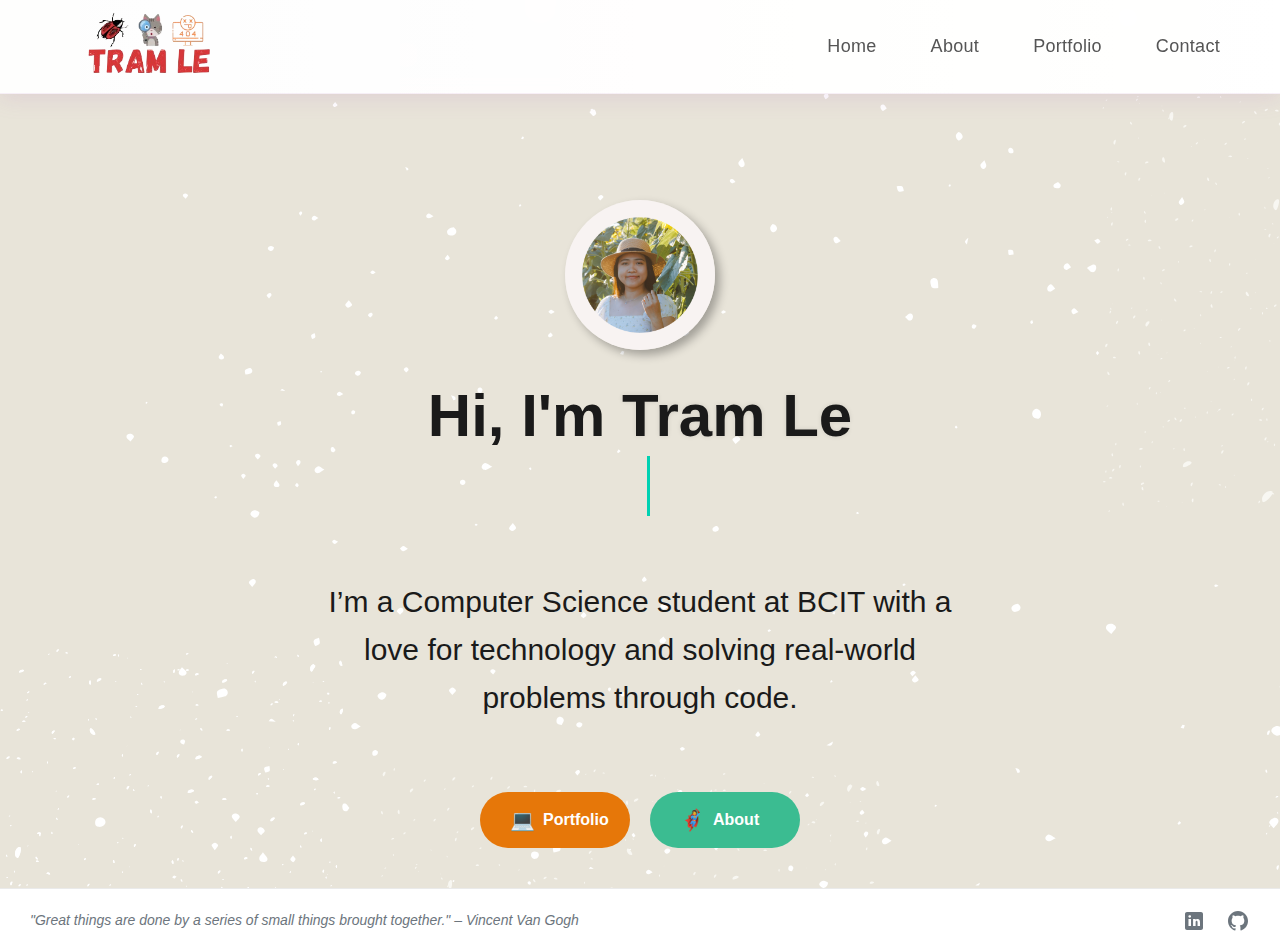
<file: src/index.html>
<!DOCTYPE html>
<html lang="en">
  <head>
    <meta charset="UTF-8" />
    <meta name="viewport" content="width=device-width, initial-scale=1.0" />
    <title>🦄 Tram Le - Blog</title>
    <link rel="stylesheet" href="../css/style.css" />

    <script src="main.js"></script>
  </head>
  <body>
    <header class="header">
      <a href="index.html" class="logo"><img src="../img/logo.png" /></a>
      <!--emoji: https://emojipedia.org/parrot -->
      <nav class="nav">
        <a href="index.html" class="nav-link">Home</a>
        <a href="about.html" class="nav-link">About</a>
        <a href="portfolio.html" class="nav-link">Portfolio</a>
        <a href="contact.html" class="nav-link">Contact</a>
      </nav>
    </header>

    <main class="main">
      <img src="../img/t.png" alt="Profile picture" class="profile-img" />
      <div class="container">
        <h1 class="intro">
          Hi, I'm <span class="color-changing-name">Tram Le</span><br />
          <span class="developer-wrapper">
            <span class="developer"></span>
            <span class="cursor"></span>
          </span>
        </h1>
        <p class="description">
          I’m a Computer Science student at BCIT with a love for technology and
          solving real-world problems through code.
        </p>
      </div>

      <div class="buttons">
        <a href="portfolio.html" class="button button-primary">
          <span class="icon">💻</span>
          Portfolio
        </a>
        <a href="about.html" class="button button-secondary">
          <span class="icon">🦸‍♀️</span>
          About
        </a>
      </div>
    </main>

    <footer class="footer">
      <div class="quote">
        "Great things are done by a series of small things brought together." –
        Vincent Van Gogh
      </div>
      <div class="social-icons">
        <!-- LinkedIn Icon -->
        <a href="https://www.linkedin.com/in/tramle19/">
          <svg
            class="social-icon"
            width="24"
            height="24"
            viewBox="0 0 24 24"
            fill="none"
            xmlns="http://www.w3.org/2000/svg"
          >
            <path
              d="M19 3H5C3.895 3 3 3.895 3 5V19C3 20.105 3.895 21 5 21H19C20.105 21 21 20.105 21 19V5C21 3.895 20.105 3 19 3ZM9 17H6.477V10H9V17ZM7.694 8.717C6.923 8.717 6.408 8.203 6.408 7.517C6.408 6.831 6.922 6.317 7.779 6.317C8.55 6.317 9.065 6.831 9.065 7.517C9.065 8.203 8.551 8.717 7.694 8.717ZM18 17H15.558V13.174C15.558 12.116 14.907 11.872 14.663 11.872C14.419 11.872 13.605 12.035 13.605 13.174C13.605 13.337 13.605 17 13.605 17H11.082V10H13.605V10.977C13.93 10.407 14.581 10 15.802 10C17.023 10 18 10.977 18 13.174V17Z"
              fill="currentColor"
            />
          </svg>
        </a>

        <!-- GitHub Icon -->
        <a href="https://github.com/tram18">
          <svg
            class="social-icon"
            width="24"
            height="24"
            viewBox="0 0 24 24"
            fill="none"
            xmlns="http://www.w3.org/2000/svg"
          >
            <path
              d="M12 2C6.477 2 2 6.484 2 12.017C2 16.425 4.865 20.17 8.839 21.5C9.339 21.586 9.521 21.292 9.521 21.036C9.521 20.81 9.513 20.165 9.508 19.313C6.726 19.901 6.139 18.016 6.139 18.016C5.684 16.81 5.029 16.504 5.029 16.504C4.121 15.88 5.097 15.892 5.097 15.892C6.101 15.965 6.629 16.927 6.629 16.927C7.521 18.456 8.97 18.012 9.541 17.757C9.629 17.11 9.889 16.672 10.175 16.42C7.955 16.17 5.62 15.311 5.62 11.488C5.62 10.397 6.009 9.489 6.649 8.793C6.546 8.541 6.202 7.524 6.747 6.148C6.747 6.148 7.586 5.882 9.485 7.164C10.289 6.948 11.135 6.84 11.982 6.836C12.829 6.84 13.675 6.948 14.479 7.164C16.377 5.882 17.215 6.148 17.215 6.148C17.761 7.524 17.416 8.541 17.314 8.793C17.955 9.489 18.343 10.397 18.343 11.488C18.343 15.322 16.004 16.168 13.78 16.414C14.119 16.723 14.458 17.33 14.458 18.253C14.458 19.6 14.445 20.68 14.445 21.036C14.445 21.296 14.625 21.593 15.131 21.502C19.135 20.166 22 16.418 22 12.017C22 6.484 17.522 2 12 2Z"
              fill="currentColor"
            />
          </svg>
        </a>
      </div>
    </footer>
  </body>
</html>
</file>
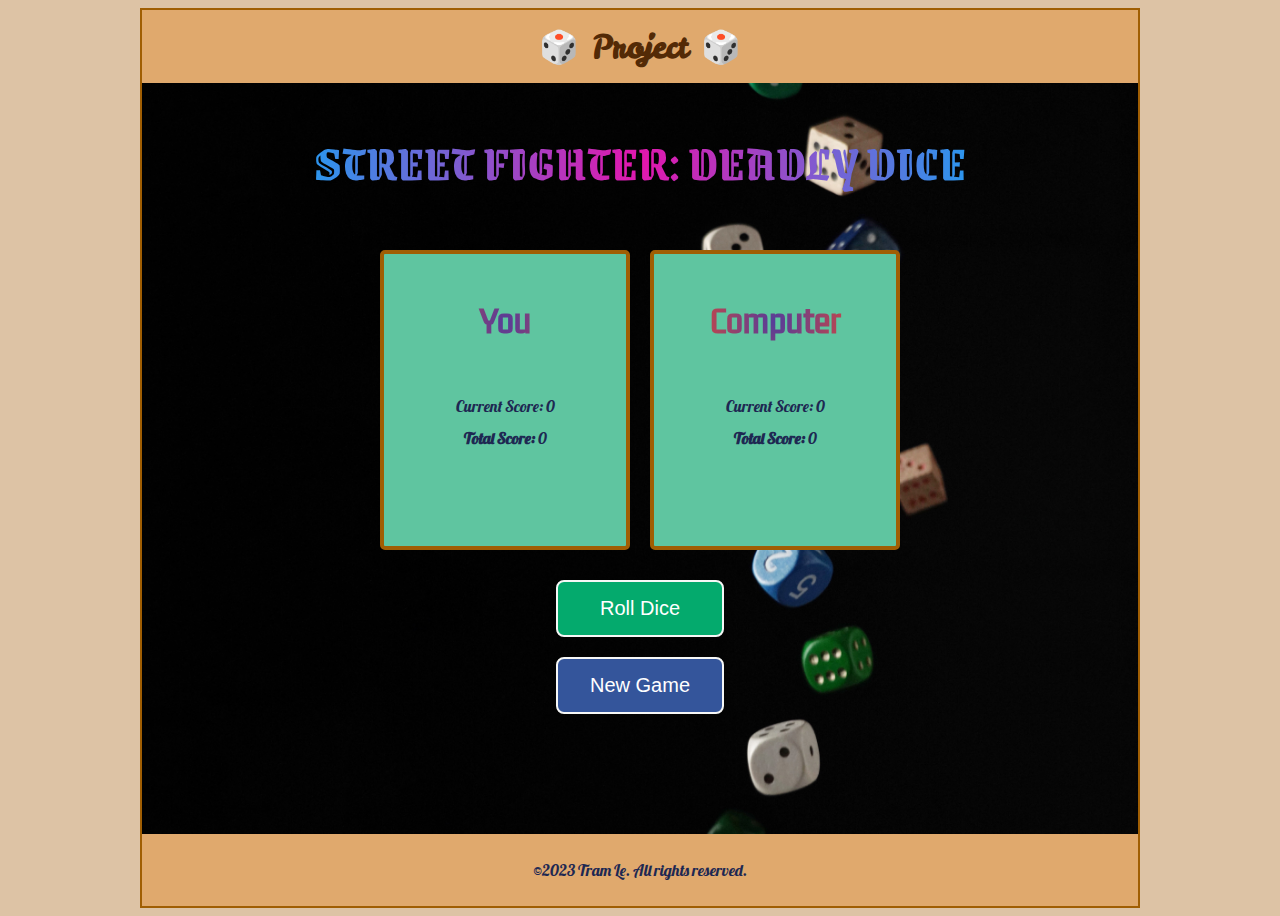
<file: tram-projects/Roll-Dice/index.html>
<!DOCTYPE html>
<html lang="en">
<!--
Author: Tram Le - A01269866
Date:   Nov 26, 2023
Project -->

<head>
    <meta charset="UTF-8">
    <meta name="viewport" content="width=device-width, initial-scale=1.0">
    <title>Tram Le</title>
    <link rel="stylesheet" href="css/style.css">
    <link
        href="https://fonts.googleapis.com/css2?family=Golos+Text&family=Leckerli+One&family=Lobster&family=Grenze+Gotisch&family=Kdam+Thmor+Pro&family=Spectral+SC:wght@300&display=swap"
        rel="stylesheet">
    <link rel="stylesheet" href="https://cdn.jsdelivr.net/npm/bootstrap-icons@1.8.1/font/bootstrap-icons.css">
    <script src="scripts/project.js" defer></script>
</head>

<body>
    <div id="wrapper">
        <header>
            <h1><span class="dice-icon">&#127922;</span> Project <span class="dice-icon">&#127922;</span></h1>
        </header>

        <main>

            <h2 id="title">STREET FIGHTER: DEADLY DICE</h2>
            <div class="box">
                <div class="section">
                    <h2>You</h2>
                    <img class="user-dice">
                    <img class="user-dice">
                    <p class="c_score" id="user-current-score">Current Score: 0</p>
                    <p class="t_score" id="user-total-score"><strong>Total Score: </strong>0</p>
                </div>

                <div class="section">
                    <h2>Computer</h2>
                    <img class="comp-dice">
                    <img class="comp-dice">
                    <p class="c_score" id="comp-current-score">Current Score: 0</p>
                    <p class="t_score" id="comp-total-score"><strong>Total Score: </strong>0</p>
                </div>
            </div>

            <div id="popup" class="hidden">
                <p id="display-text"></p>
                <span id="closeButton">&times;</span>
            </div>

            <div id="btn-group">
                <button id="btn1">Roll Dice</button>
                <button id="btn2">New Game</button>
            </div>

        </main>

        <footer>
            <p>&#169;2023 Tram Le. All rights reserved.</p>
        </footer>

    </div>
</body>

</html>
</file>
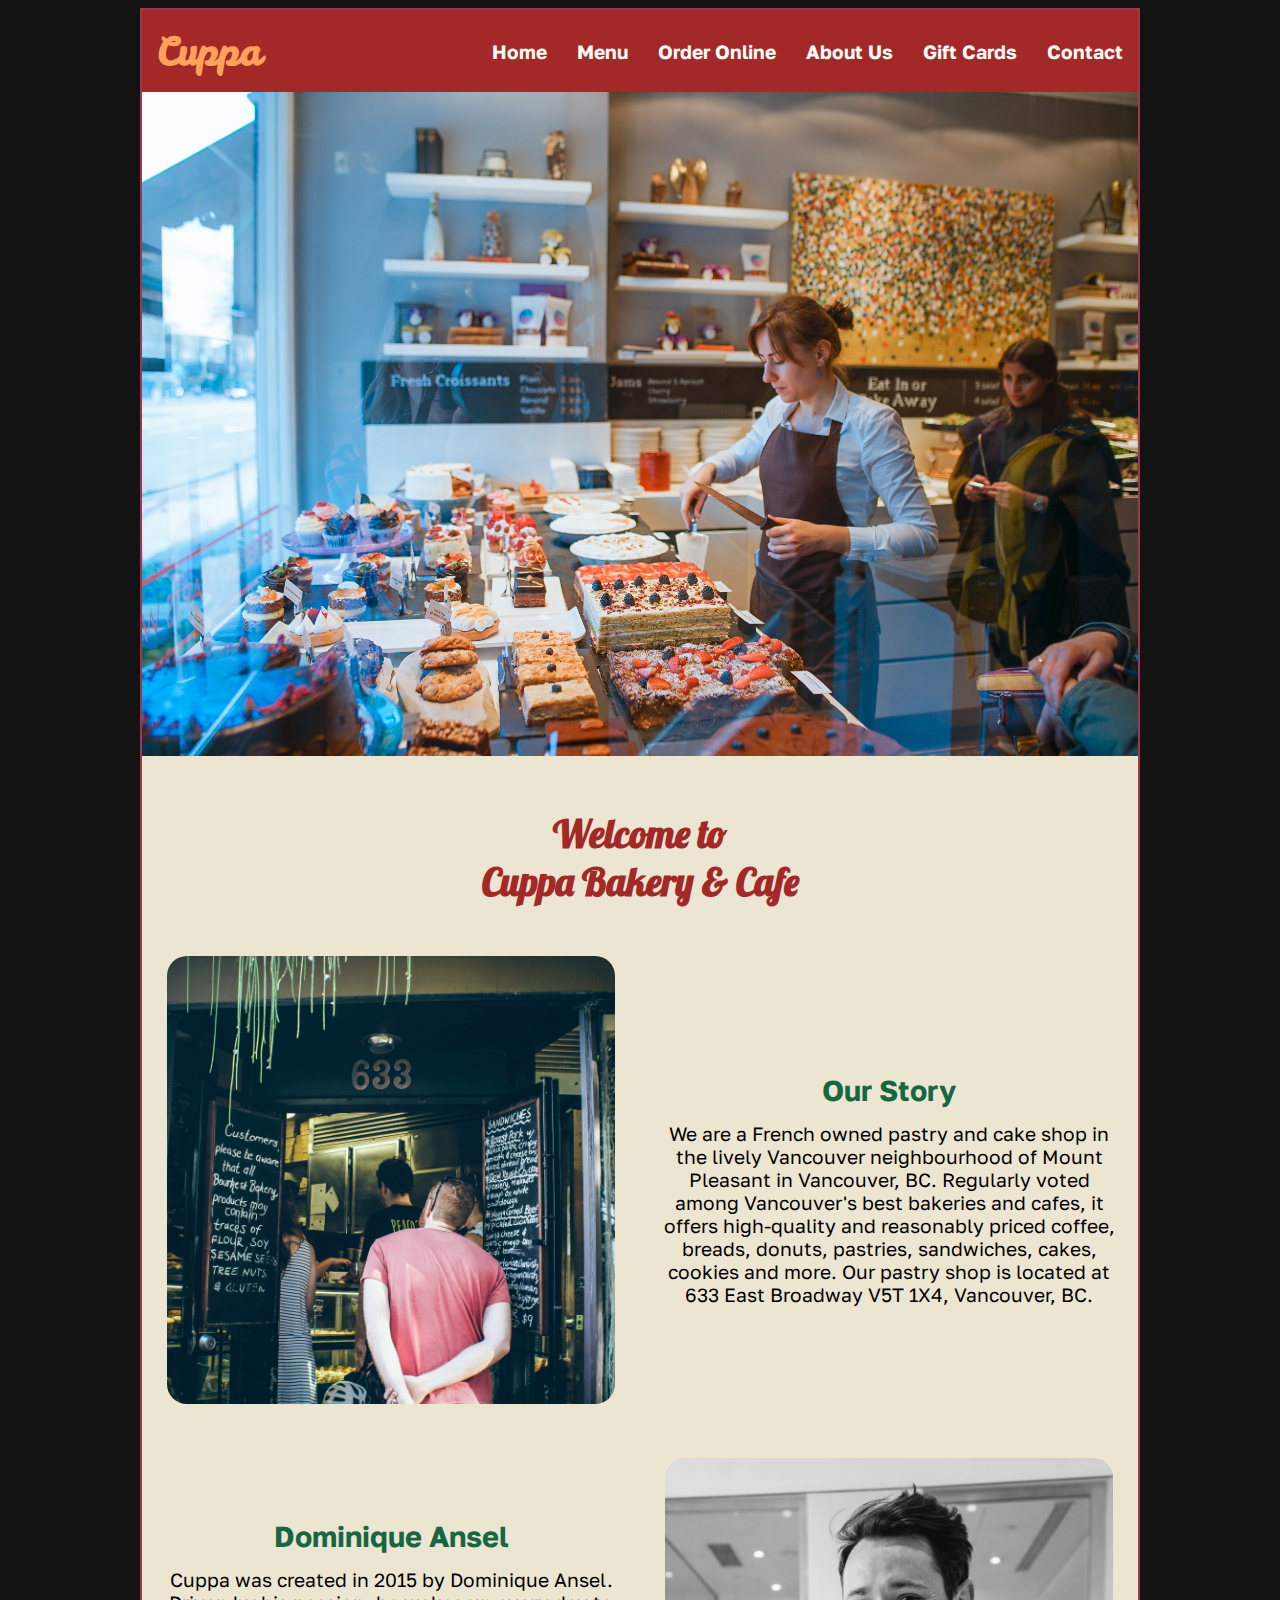
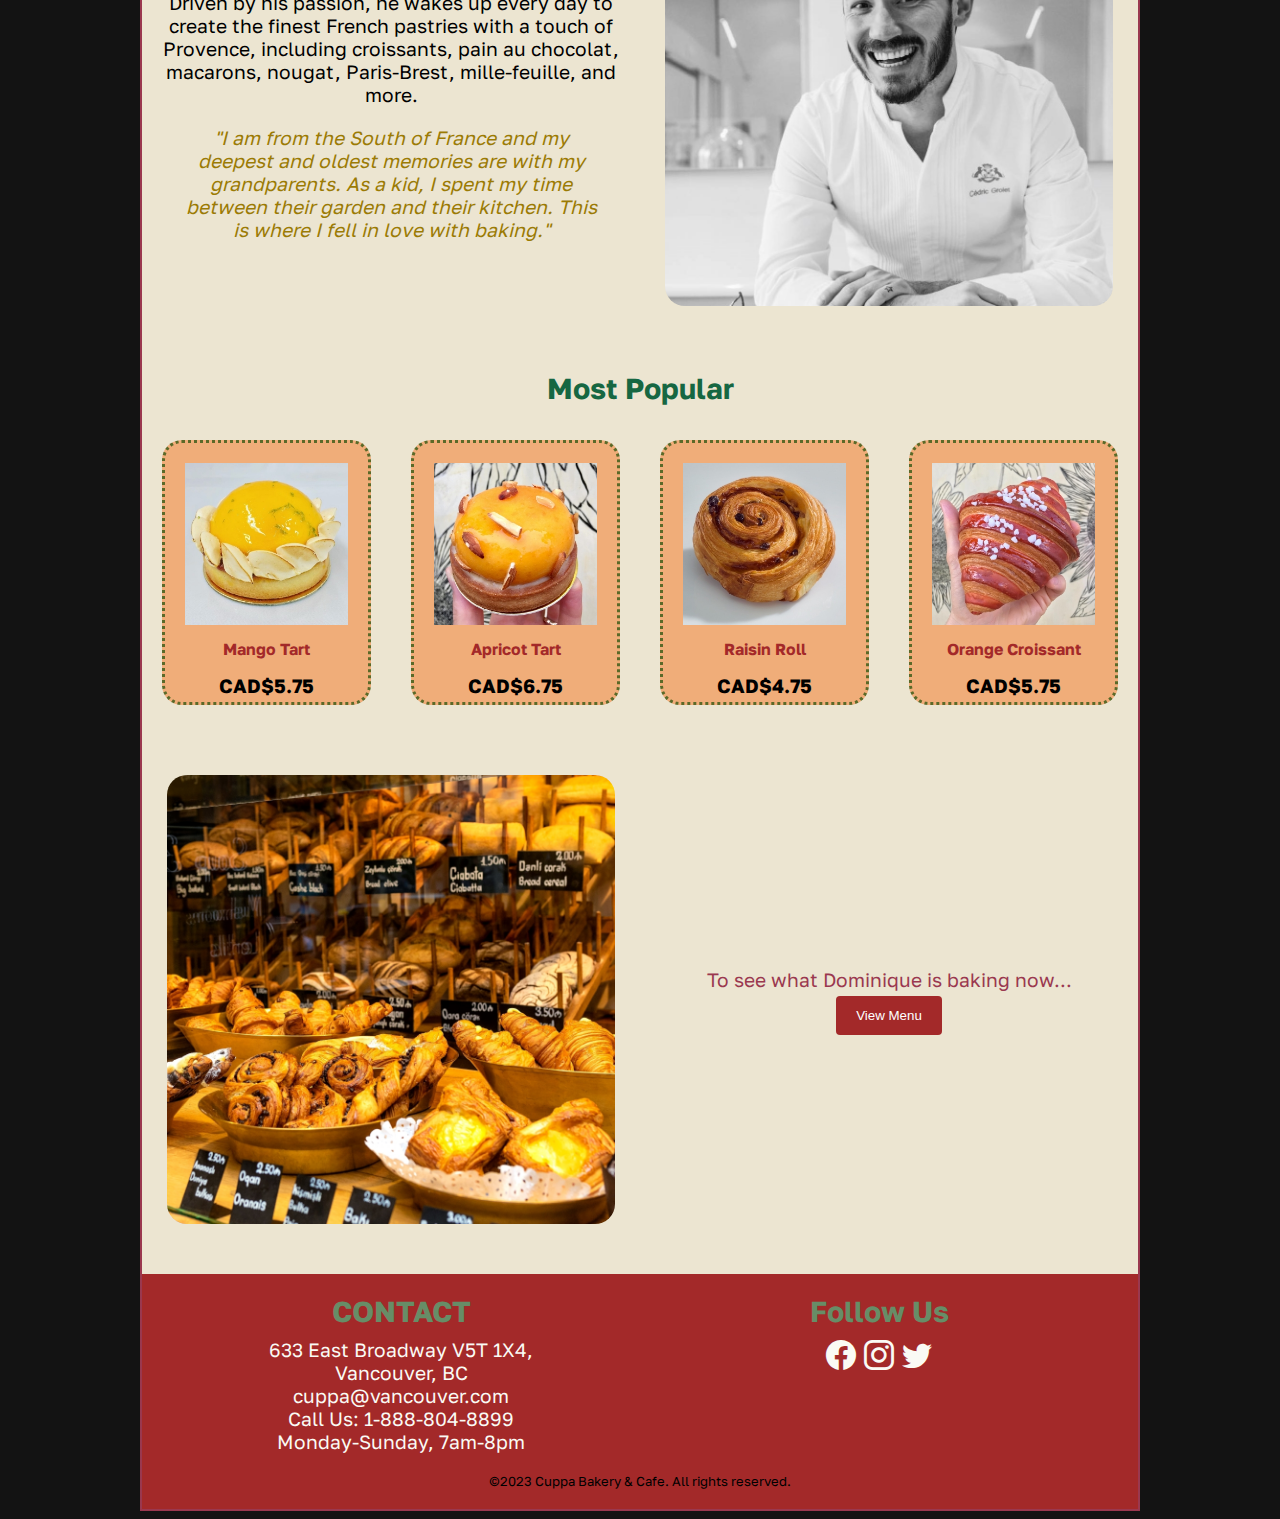
<file: tram-projects/Coffeeshop-Landingpage/html/index.html>
<!DOCTYPE html>
<html lang="en">
<!--
    author: Tram Le - A01269866
	date:   April 02, 2023
    Final Project
    -->

<head>
    <title>Hompage - Final Project - COMP1850</title>
    <meta charset="UTF-8">
    <meta name="viewport" content="width=device-width, initial-scale=1.0">
    <link rel="stylesheet" href="../css/style.css">
    <link rel="stylesheet" href="https://cdnjs.cloudflare.com/ajax/libs/font-awesome/6.3.0/css/all.min.css">
    <link rel="stylesheet" href="https://cdn.jsdelivr.net/npm/bootstrap-icons@1.8.1/font/bootstrap-icons.css">
    <link href="https://fonts.googleapis.com/css2?family=Golos+Text&family=Leckerli+One&family=Lobster&display=swap"
        rel="stylesheet">
    <script src="../javascript/menu.js" defer="defer"></script>
</head>

<body>
    <div id="wrapper">

        <header>
            <div id="top-bar">
                <h2 class="store-logo"><a href="index.html">Cuppa</a></h2>
                <button class="hamburger-btn">
                    <i class="fa fa-bars"></i>
                </button>
            </div>

            <nav class="navigation-nav">
                <ul class="navigation-ul">
                    <li><a class="nav_a" href="index.html">Home</a></li>
                    <li><a class="nav_a" href="menupage.html">Menu</a></li>
                    <li><a class="nav_a" href="orderonlinepage.html">Order Online</a></li>
                    <li><a class="nav_a" href="aboutuspage.html">About Us</a></li>
                    <li><a class="nav_a" href="giftcardspage.html">Gift Cards</a></li>
                    <li><a class="nav_a" href="contactpage.html">Contact</a></li>
                </ul>
            </nav>
        </header>


        <main>
            <div>
                <img class="store-img" src="../images/store-img.jpg" alt="store image">
            </div>
            <h1>Welcome to<br>
                Cuppa Bakery & Cafe</h1>
            <div class="intro section">
                <div><img src="../images/fontstore.jpg" alt="font-store"></div>
                <div>
                    <h2>Our Story</h2>
                    <p>We are a French owned pastry and cake shop in the lively Vancouver neighbourhood
                        of Mount Pleasant in Vancouver, BC. Regularly voted among Vancouver's best bakeries and cafes,
                        it
                        offers high-quality and reasonably priced coffee, breads, donuts, pastries, sandwiches, cakes,
                        cookies and more. Our pastry shop is located at 633 East Broadway V5T 1X4, Vancouver, BC.</p>
                </div>
            </div>

            <div class="chef section">
                <img src="../images/chef-1.jpg" alt="chef-img">
                <div class="chef-infor">
                    <h2>Dominique Ansel</h2>
                    <p>Cuppa was created in 2015 by Dominique Ansel. Driven by his passion, he wakes up every day to
                        create
                        the finest French pastries with a touch of Provence, including croissants, pain au chocolat,
                        macarons, nougat, Paris-Brest, mille-feuille, and more.</p>
                    <blockquote><em>"I am from the South of France and my deepest and oldest memories are with my
                            grandparents.
                            As a kid, I spent my time between their garden and their kitchen. This is where I fell in
                            love
                            with
                            baking."</em></blockquote>
                </div>
            </div>

            <div class="popular section">
                <h2>Most Popular</h2>
                <div class="all-popular-div">
                    <div class="popular-product">
                        <img src="../images/mango.jpg" alt="mango-tart">
                        <h5><a href="menupage.html">Mango Tart</a></h5>
                        <p><strong>CAD$5.75</strong></p>
                    </div>
                    <div class="popular-product">
                        <img src="../images/apricot-tart.jpg" alt="apricot-tart">
                        <h5><a href="menupage.html">Apricot Tart</a></h5>
                        <p><strong>CAD$6.75</strong></p>
                    </div>
                    <div class="popular-product">
                        <img src="../images/pain-au-raisin.jpg" alt="pain-au-raisin">
                        <h5><a href="menupage.html">Raisin Roll</a></h5>
                        <p><strong>CAD$4.75</strong></p>
                    </div>
                    <div class="popular-product">
                        <img src="../images/orange-croissant.jpg" alt="orange-croissant">
                        <h5><a href="menupage.html">Orange Croissant</a></h5>
                        <p><strong>CAD$5.75</strong></p>
                    </div>
                </div>
            </div>

            <div class="view-menu section">
                <img src="../images/bakery.jpg" alt="shop">
                <div>
                    <p class="see-menu-p">To see what Dominique is baking now...</p>
                    <form action="menupage.html">
                        <input type="submit" value="View Menu" />
                    </form>
                </div>
            </div>
        </main>

        <footer>
            <div class="infor-container">
                <div class="footer_infor customer-support">
                    <h2>CONTACT</h2>
                    <ul class="footer_ul">
                        <li>633 East Broadway V5T 1X4, <br>
                            Vancouver, BC</li>
                        <li>cuppa@vancouver.com</li>
                        <li>Call Us: 1-888-804-8899</li>
                        <li>Monday-Sunday, 7am-8pm</li>
                    </ul>
                </div>
                <div class="footer_infor follow-us">
                    <h2>Follow Us</h2>
                    <span class="footer-icons">
                        <i class="bi bi-facebook"></i>
                        <i class="bi bi-instagram"></i>
                        <i class="bi bi-twitter"></i>
                    </span>
                </div>
            </div>
            <p>&#169;2023 Cuppa Bakery & Cafe. All rights reserved.</p>
        </footer>
    </div>
</body>

</html>
</file>
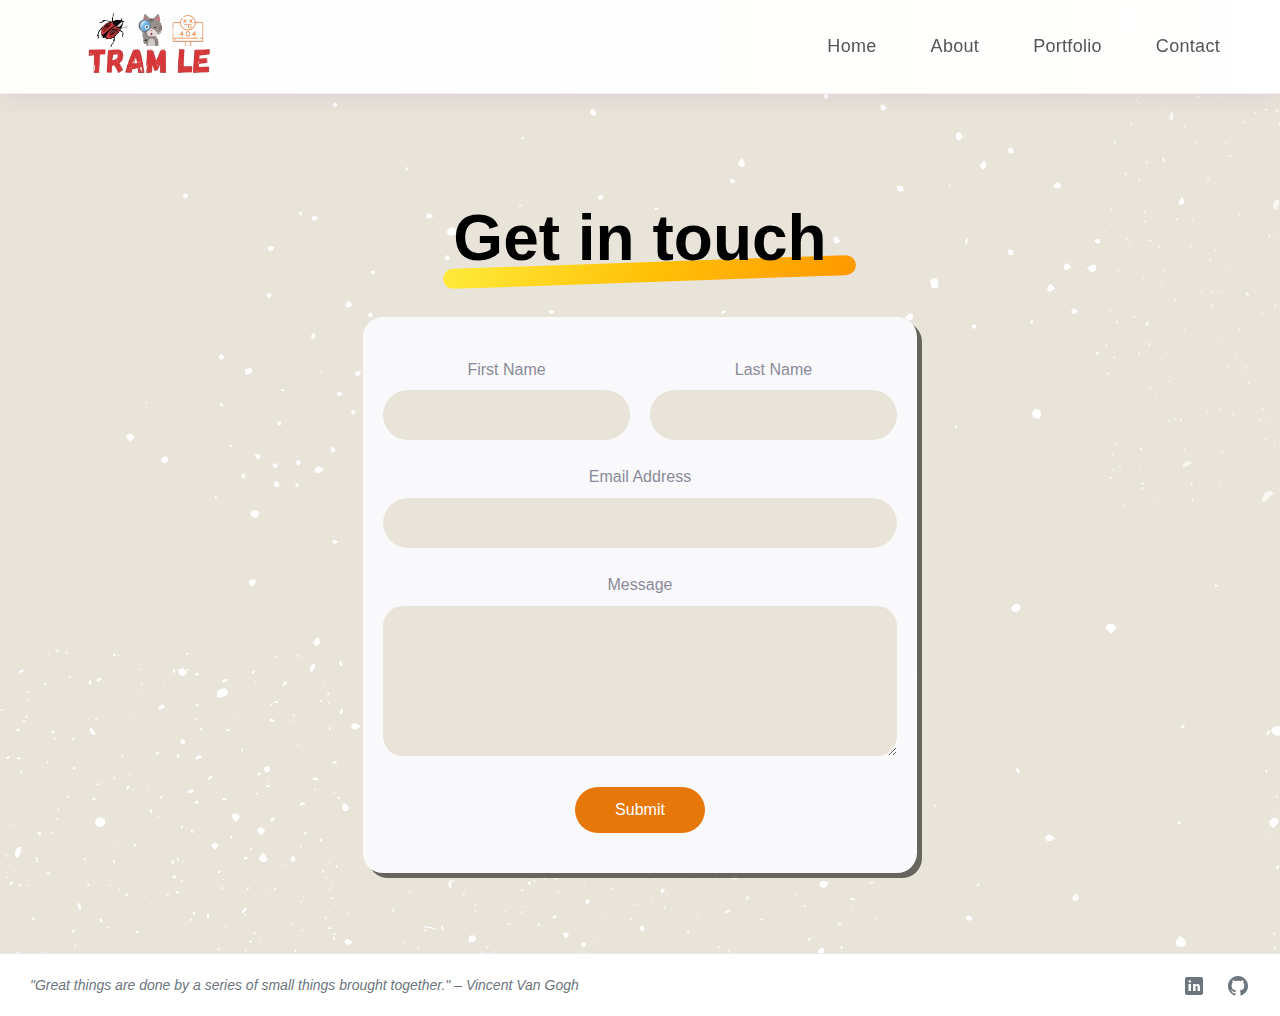
<file: src/contact.html>
<!DOCTYPE html>
<html lang="en">
<head>
    <meta charset="UTF-8">
    <meta name="viewport" content="width=device-width, initial-scale=1.0">
    <title>🦄 Contact</title>
    <link rel="stylesheet" href="../css/style.css">
    <link rel="stylesheet" href="../css/contact.css">
    <link rel="stylesheet" href="../css/about.css">
    <script src="main.js" defer></script>
</head>
<body>
    <header class="header">
        <a href="index.html" class="logo"><img src="../img/logo.png" alt="Logo"></a>
        <nav class="nav">
            <a href="index.html" class="nav-link">Home</a>
            <a href="about.html" class="nav-link">About</a>
            <a href="portfolio.html" class="nav-link">Portfolio</a>
            <a href="contact.html" class="nav-link">Contact</a>
        </nav>
    </header>
    <main class="main">
        <h1 class="intro highlight-title">Get in touch</h1>
        
        <section class="contact-section">
            <form id="contactForm" class="contact-form">
                <div class="name-row">
                    <div class="form-group">
                        <label for="firstName">First Name</label>
                        <input type="text" id="firstName" name="firstName" required>
                    </div>
                    
                    <div class="form-group">
                        <label for="lastName">Last Name</label>
                        <input type="text" id="lastName" name="lastName" required>
                    </div>
                </div>
                
                <div class="form-group">
                    <label for="email">Email Address</label>
                    <input type="email" id="email" name="email" required>
                </div>
                
                <div class="form-group">
                    <label for="message">Message</label>
                    <textarea id="message" name="message" rows="6" required></textarea>
                </div>
                
                <button type="submit" class="submit-btn">Submit</button>
            </form>
            
            <div id="formSuccess" class="form-success">
                <p>Thank you! Your message has been sent successfully.</p>
                <button id="sendAnother" class="submit-btn">Send Another Message</button>
            </div>
        </section>
    </main>
    <footer class="footer">
        <div class="quote">
          "Great things are done by a series of small things brought together." –
          Vincent Van Gogh
        </div>
        <div class="social-icons">
           <!-- LinkedIn Icon -->
           <a href="https://www.linkedin.com/in/tramle19/">
            <svg
              class="social-icon"
              width="24"
              height="24"
              viewBox="0 0 24 24"
              fill="none"
              xmlns="http://www.w3.org/2000/svg"
            >
              <path
                d="M19 3H5C3.895 3 3 3.895 3 5V19C3 20.105 3.895 21 5 21H19C20.105 21 21 20.105 21 19V5C21 3.895 20.105 3 19 3ZM9 17H6.477V10H9V17ZM7.694 8.717C6.923 8.717 6.408 8.203 6.408 7.517C6.408 6.831 6.922 6.317 7.779 6.317C8.55 6.317 9.065 6.831 9.065 7.517C9.065 8.203 8.551 8.717 7.694 8.717ZM18 17H15.558V13.174C15.558 12.116 14.907 11.872 14.663 11.872C14.419 11.872 13.605 12.035 13.605 13.174C13.605 13.337 13.605 17 13.605 17H11.082V10H13.605V10.977C13.93 10.407 14.581 10 15.802 10C17.023 10 18 10.977 18 13.174V17Z"
                fill="currentColor"
              />
            </svg>
          </a>
  
          <!-- GitHub Icon -->
          <a href="https://github.com/tram18">
            <svg
              class="social-icon"
              width="24"
              height="24"
              viewBox="0 0 24 24"
              fill="none"
              xmlns="http://www.w3.org/2000/svg"
            >
              <path
                d="M12 2C6.477 2 2 6.484 2 12.017C2 16.425 4.865 20.17 8.839 21.5C9.339 21.586 9.521 21.292 9.521 21.036C9.521 20.81 9.513 20.165 9.508 19.313C6.726 19.901 6.139 18.016 6.139 18.016C5.684 16.81 5.029 16.504 5.029 16.504C4.121 15.88 5.097 15.892 5.097 15.892C6.101 15.965 6.629 16.927 6.629 16.927C7.521 18.456 8.97 18.012 9.541 17.757C9.629 17.11 9.889 16.672 10.175 16.42C7.955 16.17 5.62 15.311 5.62 11.488C5.62 10.397 6.009 9.489 6.649 8.793C6.546 8.541 6.202 7.524 6.747 6.148C6.747 6.148 7.586 5.882 9.485 7.164C10.289 6.948 11.135 6.84 11.982 6.836C12.829 6.84 13.675 6.948 14.479 7.164C16.377 5.882 17.215 6.148 17.215 6.148C17.761 7.524 17.416 8.541 17.314 8.793C17.955 9.489 18.343 10.397 18.343 11.488C18.343 15.322 16.004 16.168 13.78 16.414C14.119 16.723 14.458 17.33 14.458 18.253C14.458 19.6 14.445 20.68 14.445 21.036C14.445 21.296 14.625 21.593 15.131 21.502C19.135 20.166 22 16.418 22 12.017C22 6.484 17.522 2 12 2Z"
                fill="currentColor"
              />
            </svg>
          </a>
        </div>
      </footer>
</body>
</html>
</file>
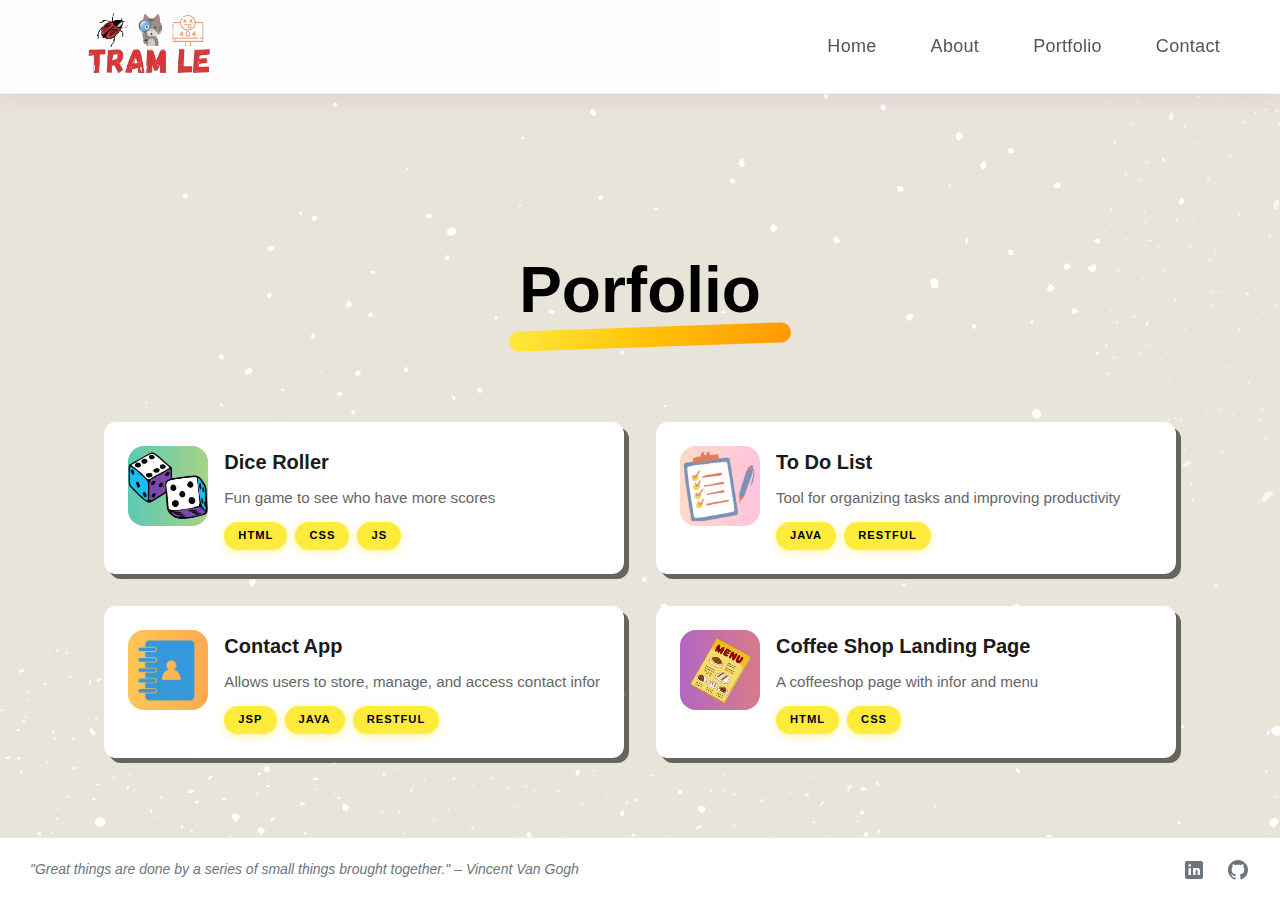
<file: src/portfolio.html>
<!DOCTYPE html>
<html lang="en">
  <head>
    <meta charset="UTF-8" />
    <meta name="viewport" content="width=device-width, initial-scale=1.0" />
    <title>🦄 Tram Le - Portfolio Page</title>
    <link rel="stylesheet" href="../css/style.css" />
    <link rel="stylesheet" href="../css/porfolio.css" />
    <link rel="stylesheet" href="../css/about.css" />
    <link
      rel="preload"
      href="https://fonts.googleapis.com/css2?family=Outfit:wght@100..900&display=swap"
      as="style"
    />
    <!-- Favicon -->
    <!-- <link rel="icon" href="../img/favicon.ico" type="image/x-icon"> -->
    <script src="main.js"></script>
  </head>
  <body>
    <header class="header">
      <a href="index.html" class="logo" aria-label="Home page">
        <img src="../img/logo.png" alt="Tram Le logo with parrot icon" />
      </a>
      <nav class="nav" aria-label="Main navigation">
        <a href="index.html" class="nav-link">Home</a>
        <a href="about.html" class="nav-link">About</a>
        <a href="portfolio.html" class="nav-link" aria-current="page"
          >Portfolio</a
        >
        <a href="contact.html" class="nav-link">Contact</a>
      </nav>
    </header>

    <main class="main">
      <div class="title-container portfolio-title">
        <h1>
          <span class="highlight-title">Porfolio</span>
        </h1>
      </div>

      <section aria-labelledby="macos-apps">
        <h2 id="macos-apps" class="visually-hidden">macOS Applications</h2>

        <div class="app-grid">
          <!-- App Card 1: Dice Roller -->

          <a href="../tram-projects/Roll-Dice/index.html" class="app-card-link">
            <article class="app-card">
              <img
                src="../img/dice.png"
                alt="Dice Roller icon"
                class="app-icon"
                style="background-color: #ebedf0"
              />
              <div class="app-info">
                <h3 class="app-title">Dice Roller</h3>
                <p class="app-description">
                  Fun game to see who have more scores
                </p>
                <div class="app-badges" aria-label="App features">
                  <span class="badge badge-new">HTML</span>
                  <span class="badge badge-free">CSS</span>
                  <span class="badge badge-macos">JS</span>
                </div>
              </div>
            </article>
          </a>

          <!-- App Card 2: Shortcutie -->
          <article class="app-card">
            <img
              src="../img/todo.PNG"
              alt="Shortcutie app icon"
              class="app-icon"
              style="background-color: #e0f2fe"
            />
            <div class="app-info">
              <h3 class="app-title">To Do List</h3>
              <p class="app-description">
                Tool for organizing tasks and improving productivity
              </p>
              <div class="app-badges" aria-label="App features">
                <span class="badge badge-paid">Java</span>
                <span class="badge badge-macos">RESTful</span>
              </div>
            </div>
          </article>

          <!-- App Card 3: Contact App -->
          <article class="app-card">
            <img
              src="../img/contact.PNG"
              alt="Default Browser app icon"
              class="app-icon"
              style="background-color: #fff7ed"
            />
            <div class="app-info">
              <h3 class="app-title">Contact App</h3>
              <p class="app-description">
                Allows users to store, manage, and access contact infor
              </p>
              <div class="app-badges" aria-label="App features">
                <span class="badge badge-paid">JSP</span>
                <span class="badge badge-new">Java</span>
                <span class="badge badge-macos">RESTful</span>
              </div>
            </div>
          </article>

          <a href="../tram-projects/Coffeeshop-Landingpage/html/index.html" class="app-card-link">
            <!-- App Card 4: Coffee Shop Landing Page -->
            <article class="app-card">
              <img
                src="../img/bakery-web.PNG"
                alt="App Buddy app icon"
                class="app-icon"
                style="background-color: #dbeafe"
              />
              <div class="app-info">
                <h3 class="app-title">Coffee Shop Landing Page</h3>
                <p class="app-description">
                  A coffeeshop page with infor and menu
                </p>
                <div class="app-badges" aria-label="App features">
                  <span class="badge badge-free">HTML</span>
                  <span class="badge badge-macos">CSS</span>
                </div>
              </div>
            </article>
          </a>

          <!-- App Card 5: Supercharge -->
<!--          <article class="app-card">-->
<!--            <img-->
<!--              src="/api/placeholder/80/80"-->
<!--              alt="Supercharge app icon"-->
<!--              class="app-icon"-->
<!--              style="background-color: #0f172a"-->
<!--            />-->
<!--            <div class="app-info">-->
<!--              <h3 class="app-title">Supercharge</h3>-->
<!--              <p class="app-description">Boost your productivity workflow</p>-->
<!--              <div class="app-badges" aria-label="App features">-->
<!--                <span class="badge badge-paid">paid</span>-->
<!--                <span class="badge badge-macos">macOS</span>-->
<!--              </div>-->
<!--            </div>-->
<!--          </article>-->

          <!-- App Card 6: Scratchpad -->
<!--          <article class="app-card">-->
<!--            <img-->
<!--              src="/api/placeholder/80/80"-->
<!--              alt="Scratchpad app icon"-->
<!--              class="app-icon"-->
<!--              style="background-color: #fef2f2"-->
<!--            />-->
<!--            <div class="app-info">-->
<!--              <h3 class="app-title">Scratchpad</h3>-->
<!--              <p class="app-description">Quick notes at your fingertips</p>-->
<!--              <div class="app-badges" aria-label="App features">-->
<!--                <span class="badge badge-free">free</span>-->
<!--                <span class="badge badge-macos">macOS</span>-->
<!--              </div>-->
<!--            </div>-->
<!--          </article>-->
        </div>
      </section>
    </main>

    <footer class="footer">
      <div class="quote">
        "Great things are done by a series of small things brought together." –
        Vincent Van Gogh
      </div>
      <div class="social-icons">
        <!-- LinkedIn Icon -->
        <a href="https://www.linkedin.com/in/tramle19/">
          <svg
            class="social-icon"
            width="24"
            height="24"
            viewBox="0 0 24 24"
            fill="none"
            xmlns="http://www.w3.org/2000/svg"
          >
            <path
              d="M19 3H5C3.895 3 3 3.895 3 5V19C3 20.105 3.895 21 5 21H19C20.105 21 21 20.105 21 19V5C21 3.895 20.105 3 19 3ZM9 17H6.477V10H9V17ZM7.694 8.717C6.923 8.717 6.408 8.203 6.408 7.517C6.408 6.831 6.922 6.317 7.779 6.317C8.55 6.317 9.065 6.831 9.065 7.517C9.065 8.203 8.551 8.717 7.694 8.717ZM18 17H15.558V13.174C15.558 12.116 14.907 11.872 14.663 11.872C14.419 11.872 13.605 12.035 13.605 13.174C13.605 13.337 13.605 17 13.605 17H11.082V10H13.605V10.977C13.93 10.407 14.581 10 15.802 10C17.023 10 18 10.977 18 13.174V17Z"
              fill="currentColor"
            />
          </svg>
        </a>

        <!-- GitHub Icon -->
        <a href="https://github.com/tram18">
          <svg
            class="social-icon"
            width="24"
            height="24"
            viewBox="0 0 24 24"
            fill="none"
            xmlns="http://www.w3.org/2000/svg"
          >
            <path
              d="M12 2C6.477 2 2 6.484 2 12.017C2 16.425 4.865 20.17 8.839 21.5C9.339 21.586 9.521 21.292 9.521 21.036C9.521 20.81 9.513 20.165 9.508 19.313C6.726 19.901 6.139 18.016 6.139 18.016C5.684 16.81 5.029 16.504 5.029 16.504C4.121 15.88 5.097 15.892 5.097 15.892C6.101 15.965 6.629 16.927 6.629 16.927C7.521 18.456 8.97 18.012 9.541 17.757C9.629 17.11 9.889 16.672 10.175 16.42C7.955 16.17 5.62 15.311 5.62 11.488C5.62 10.397 6.009 9.489 6.649 8.793C6.546 8.541 6.202 7.524 6.747 6.148C6.747 6.148 7.586 5.882 9.485 7.164C10.289 6.948 11.135 6.84 11.982 6.836C12.829 6.84 13.675 6.948 14.479 7.164C16.377 5.882 17.215 6.148 17.215 6.148C17.761 7.524 17.416 8.541 17.314 8.793C17.955 9.489 18.343 10.397 18.343 11.488C18.343 15.322 16.004 16.168 13.78 16.414C14.119 16.723 14.458 17.33 14.458 18.253C14.458 19.6 14.445 20.68 14.445 21.036C14.445 21.296 14.625 21.593 15.131 21.502C19.135 20.166 22 16.418 22 12.017C22 6.484 17.522 2 12 2Z"
              fill="currentColor"
            />
          </svg>
        </a>
      </div>
    </footer>
  </body>
</html>
</file>
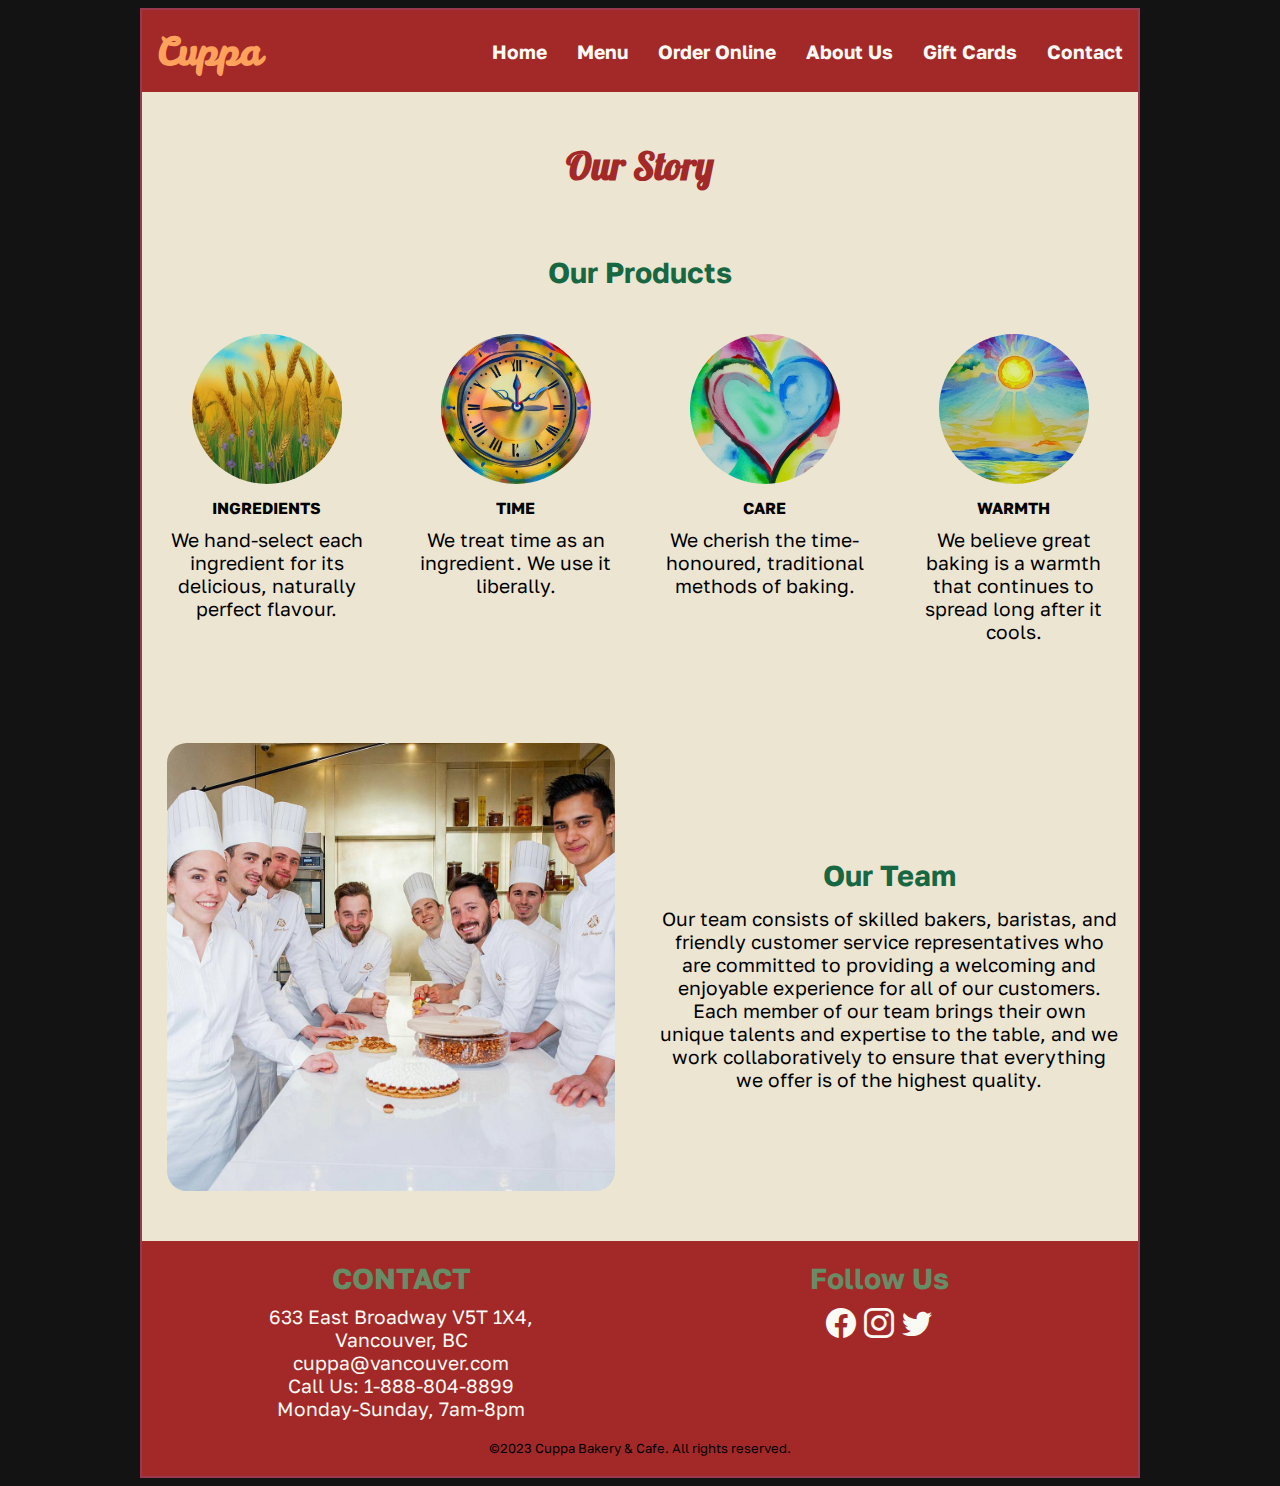
<file: tram-projects/Coffeeshop-Landingpage/html/aboutuspage.html>
<!DOCTYPE html>
<html lang="en">
<!--
    author: Tram Le - A01269866
	date:   April 02, 2023
    Final Project
    -->

<head>
    <title>About Page - Final Project - COMP1850</title>
    <meta charset="UTF-8">
    <meta name="viewport" content="width=device-width, initial-scale=1.0">
    <link rel="stylesheet" href="../css/style.css">
    <link rel="stylesheet" href="https://cdnjs.cloudflare.com/ajax/libs/font-awesome/6.3.0/css/all.min.css">
    <link rel="stylesheet" href="https://cdn.jsdelivr.net/npm/bootstrap-icons@1.8.1/font/bootstrap-icons.css">
    <link href="https://fonts.googleapis.com/css2?family=Golos+Text&family=Leckerli+One&family=Lobster&display=swap"
        rel="stylesheet">
    <script src="../javascript/menu.js" defer="defer"></script>
</head>

<body>
    <div id="wrapper">
        <header>
            <div id="top-bar">
                <h2 class="store-logo"><a href="index.html">Cuppa</a></h2>
                <button class="hamburger-btn">
                    <i class="fa fa-bars"></i>
                </button>
            </div>

            <nav class="navigation-nav">
                <ul class="navigation-ul">
                    <li><a class="nav_a" href="index.html">Home</a></li>
                    <li><a class="nav_a" href="menupage.html">Menu</a></li>
                    <li><a class="nav_a" href="orderonlinepage.html">Order Online</a></li>
                    <li><a class="nav_a" href="aboutuspage.html">About Us</a></li>
                    <li><a class="nav_a" href="giftcardspage.html">Gift Cards</a></li>
                    <li><a class="nav_a" href="contactpage.html">Contact</a></li>
                </ul>
            </nav>
        </header>

        <main>
            <section class="about-us section">
                <h1>Our Story</h1>
                <h2>Our Products</h2>
                <div class="all-our-product">
                    <div class="our-product-div section">
                        <img src="../images/wheat-flowers.webp" alt="wheat-flowers">
                        <h5>INGREDIENTS</h5>
                        <p>We hand-select each ingredient for its delicious, naturally perfect flavour.</p>
                    </div>
                    <div class="our-product-div section">
                        <img src="../images/clock.webp" alt="clock">
                        <h5>TIME</h5>
                        <p>We treat time as an ingredient. We use it liberally.</p>
                    </div>
                    <div class="our-product-div section">
                        <img src="../images/heart.webp" alt="heart">
                        <h5>CARE</h5>
                        <p>We cherish the time-honoured, traditional methods of baking.</p>
                    </div>
                    <div class="our-product-div section">
                        <img src="../images/sun.webp" alt="sun">
                        <h5>WARMTH</h5>
                        <p>We believe great baking is a warmth that continues to spread long after it cools.</p>
                    </div>
                </div>
            </section>

            <section class="our-team section">
                <img id="team-img" src="../images/team2.jpg" alt="team">
                <div class="our-team-div">
                    <h2>Our Team</h2>
                    <p>Our team consists of skilled bakers, baristas, and friendly customer service representatives who
                        are
                        committed to providing a welcoming and enjoyable experience for all of our customers. Each
                        member of
                        our team brings their own unique talents and expertise to the table, and we work collaboratively
                        to
                        ensure that everything we offer is of the highest quality.</p>
                </div>
            </section>
        </main>
        <footer>
            <div class="infor-container">
                <div class="footer_infor customer-support">
                    <h2>CONTACT</h2>
                    <ul class="footer_ul">
                        <li>633 East Broadway V5T 1X4, <br>
                            Vancouver, BC</li>
                        <li>cuppa@vancouver.com</li>
                        <li>Call Us: 1-888-804-8899</li>
                        <li>Monday-Sunday, 7am-8pm</li>
                    </ul>
                </div>
                <div class="footer_infor follow-us">
                    <h2>Follow Us</h2>
                    <span class="footer-icons">
                        <i class="bi bi-facebook"></i>
                        <i class="bi bi-instagram"></i>
                        <i class="bi bi-twitter"></i>
                    </span>
                </div>
            </div>
            <p>&#169;2023 Cuppa Bakery & Cafe. All rights reserved.</p>
        </footer>
    </div>
</body>

</html>
</file>
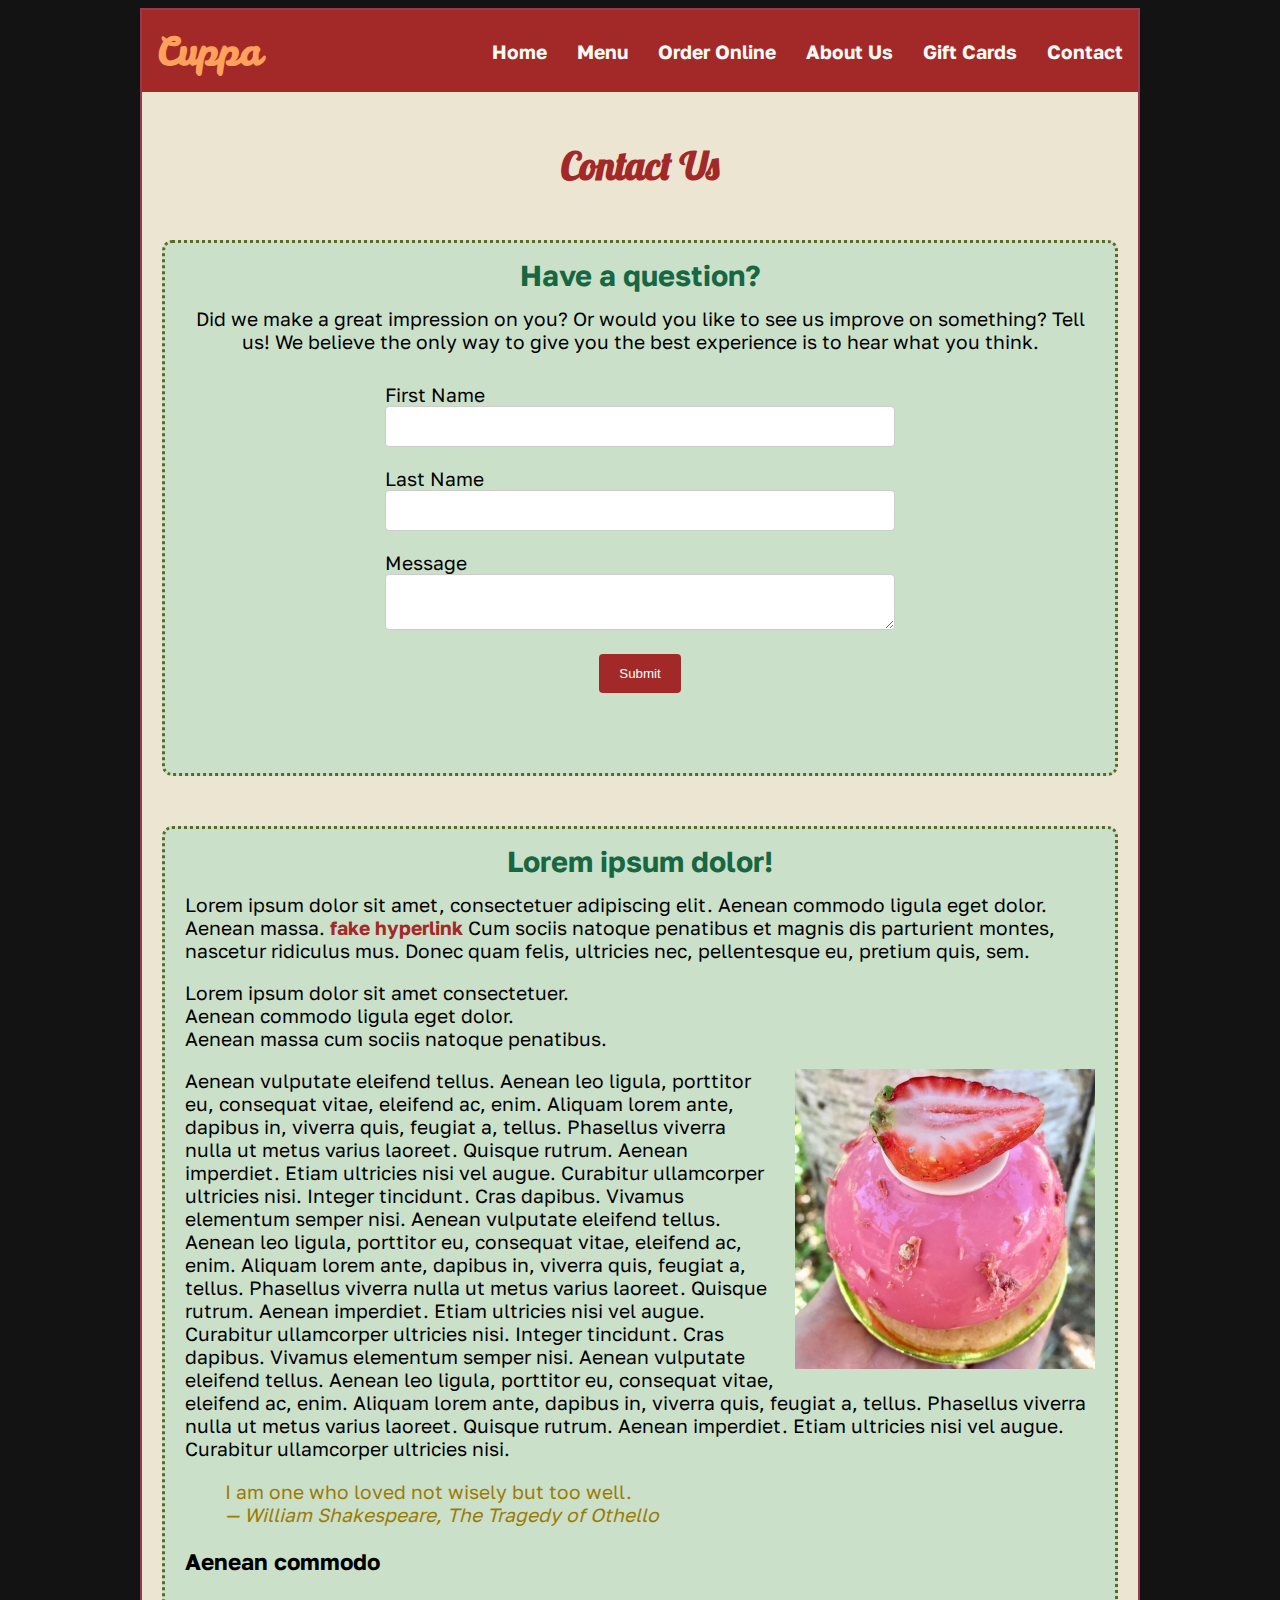
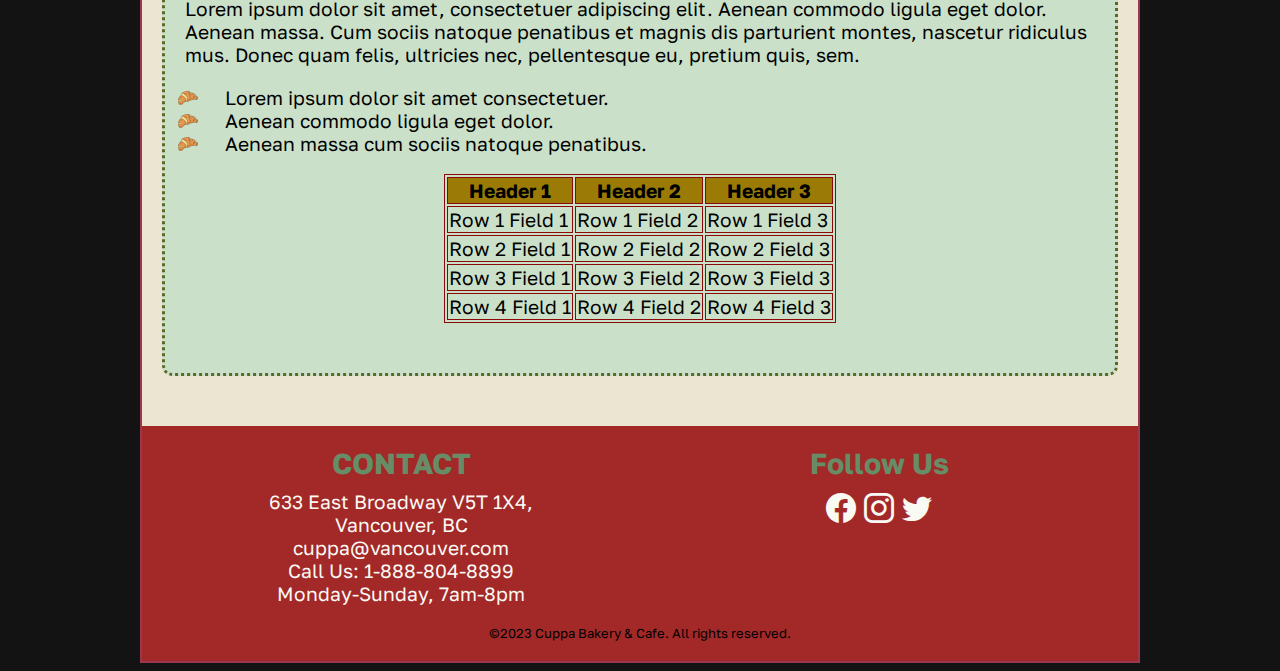
<file: tram-projects/Coffeeshop-Landingpage/html/contactpage.html>
<!DOCTYPE html>
<html lang="en">
<!--
    author: Tram Le - A01269866
	date:   April 02, 2023
    Final Project
    -->

<head>
    <title>Contact Page - Final Project - COMP1850</title>
    <meta charset="UTF-8">
    <meta name="viewport" content="width=device-width, initial-scale=1.0">
    <link rel="stylesheet" href="../css/style.css">
    <link rel="stylesheet" href="https://cdnjs.cloudflare.com/ajax/libs/font-awesome/6.3.0/css/all.min.css">
    <link rel="stylesheet" href="https://cdn.jsdelivr.net/npm/bootstrap-icons@1.8.1/font/bootstrap-icons.css">
    <link href="https://fonts.googleapis.com/css2?family=Golos+Text&family=Leckerli+One&family=Lobster&display=swap"
        rel="stylesheet">
    <script src="../javascript/menu.js" defer="defer"></script>
</head>

<body>
    <div id="wrapper">
        <header>
            <div id="top-bar">
                <h2 class="store-logo"><a href="index.html">Cuppa</a></h2>
                <button class="hamburger-btn">
                    <i class="fa fa-bars"></i>
                </button>
            </div>

            <nav class="navigation-nav">
                <ul class="navigation-ul">
                    <li><a class="nav_a" href="index.html">Home</a></li>
                    <li><a class="nav_a" href="menupage.html">Menu</a></li>
                    <li><a class="nav_a" href="orderonlinepage.html">Order Online</a></li>
                    <li><a class="nav_a" href="aboutuspage.html">About Us</a></li>
                    <li><a class="nav_a" href="giftcardspage.html">Gift Cards</a></li>
                    <li><a class="nav_a" href="contactpage.html">Contact</a></li>
                </ul>
            </nav>
        </header>

        <main>
            <h1>Contact Us</h1>

            <section class="question section">
                <h2>Have a question?</h2>
                <p>Did we make a great impression on you? Or would you like to see us improve on something? Tell us!
                    We
                    believe the only way to give you the best experience is to hear what you think.</p>

                <div class="form-div">
                    <form action="URL" method="get" class="basic_form">
                        <div class="input-label-group">
                            <label for="fname">First Name</label>
                            <input type="text" id="fname" name="firstname">
                        </div>

                        <div class="input-label-group">
                            <label for="lname">Last Name</label>
                            <input type="text" id="lname" name="lastname">
                        </div>

                        <div class="input-label-group">
                            <label for="message">Message</label>
                            <textarea id="message" name="message"></textarea>
                        </div>

                        <input type="submit" value="Submit">
                    </form>
                </div>
            </section>

            <div class="lorem section">

                <h2>Lorem ipsum dolor!</h2>
                <p>Lorem ipsum dolor sit amet, consectetuer adipiscing
                    elit. Aenean commodo ligula eget dolor. Aenean massa. <a href="#">fake hyperlink</a>
                    Cum sociis natoque penatibus et magnis dis parturient
                    montes, nascetur ridiculus mus. Donec quam felis,
                    ultricies nec, pellentesque eu, pretium quis, sem.</p>
                <ul>
                    <li>Lorem ipsum dolor sit amet consectetuer.</li>
                    <li>Aenean commodo ligula eget dolor.</li>
                    <li>Aenean massa cum sociis natoque penatibus.</li>
                </ul>
                <div class="lorem-img-div">
                    <img src="../images/strawberry-and-rhubarb.jpg" class="lorem-image"
                        alt="strawberry and rhubarb petit image">
                </div>
                <p>Aenean vulputate
                    eleifend tellus. Aenean leo ligula, porttitor eu,
                    consequat vitae, eleifend ac, enim. Aliquam lorem ante,
                    dapibus in, viverra quis, feugiat a, tellus. Phasellus
                    viverra nulla ut metus varius laoreet. Quisque rutrum.
                    Aenean imperdiet. Etiam ultricies nisi vel augue.
                    Curabitur ullamcorper ultricies nisi. Integer tincidunt. Cras dapibus.
                    Vivamus elementum semper nisi. Aenean vulputate eleifend tellus. Aenean leo ligula,
                    porttitor
                    eu, consequat vitae, eleifend ac, enim. Aliquam lorem ante, dapibus in, viverra quis,
                    feugiat a,
                    tellus. Phasellus viverra nulla ut metus varius laoreet. Quisque rutrum. Aenean imperdiet.
                    Etiam
                    ultricies nisi vel augue. Curabitur ullamcorper ultricies nisi. Integer tincidunt. Cras
                    dapibus.
                    Vivamus elementum semper nisi. Aenean vulputate eleifend tellus. Aenean leo ligula,
                    porttitor
                    eu, consequat vitae, eleifend ac, enim. Aliquam lorem ante, dapibus in, viverra quis,
                    feugiat a,
                    tellus. Phasellus viverra nulla ut metus varius laoreet. Quisque rutrum. Aenean imperdiet.
                    Etiam
                    ultricies nisi vel augue. Curabitur ullamcorper ultricies nisi.</p>

                <blockquote
                    cite="https://www.opensourceshakespeare.org/views/plays/play_view.php?WorkID=othello&Act=5&Scene=2&Scope=scene">
                    <div class="quote">
                        <p>I am one who loved not wisely but too well.</p>
                        <p><cite>— William Shakespeare, The Tragedy of Othello</cite></p>
                    </div>
                </blockquote>

                <h3>Aenean commodo</h3>
                <p>Lorem ipsum dolor sit amet, consectetuer adipiscing
                    elit. Aenean commodo ligula eget dolor. Aenean massa.
                    Cum sociis natoque penatibus et magnis dis parturient
                    montes, nascetur ridiculus mus. Donec quam felis,
                    ultricies nec, pellentesque eu, pretium quis, sem.</p>
                <ol>
                    <li>Lorem ipsum dolor sit amet consectetuer.</li>
                    <li>Aenean commodo ligula eget dolor.</li>
                    <li>Aenean massa cum sociis natoque penatibus.</li>
                </ol>

                <table>
                    <tr>
                        <th>Header 1</th>
                        <th>Header 2</th>
                        <th>Header 3</th>
                    </tr>
                    <tr>
                        <td>Row 1 Field 1</td>
                        <td>Row 1 Field 2</td>
                        <td>Row 1 Field 3</td>
                    </tr>
                    <tr>
                        <td>Row 2 Field 1</td>
                        <td>Row 2 Field 2</td>
                        <td>Row 2 Field 3</td>
                    </tr>
                    <tr>
                        <td>Row 3 Field 1</td>
                        <td>Row 3 Field 2</td>
                        <td>Row 3 Field 3</td>
                    </tr>
                    <tr>
                        <td>Row 4 Field 1</td>
                        <td>Row 4 Field 2</td>
                        <td>Row 4 Field 3</td>
                    </tr>
                </table>
            </div>
        </main>
        <footer>
            <div class="infor-container">
                <div class="footer_infor customer-support">
                    <h2>CONTACT</h2>
                    <ul class="footer_ul">
                        <li>633 East Broadway V5T 1X4, <br>
                            Vancouver, BC</li>
                        <li>cuppa@vancouver.com</li>
                        <li>Call Us: 1-888-804-8899</li>
                        <li>Monday-Sunday, 7am-8pm</li>
                    </ul>
                </div>
                <div class="footer_infor follow-us">
                    <h2>Follow Us</h2>
                    <span class="footer-icons">
                        <i class="bi bi-facebook"></i>
                        <i class="bi bi-instagram"></i>
                        <i class="bi bi-twitter"></i>
                    </span>
                </div>
            </div>
            <p>&#169;2023 Cuppa Bakery & Cafe. All rights reserved.</p>
        </footer>
    </div>
</body>

</html>
</file>
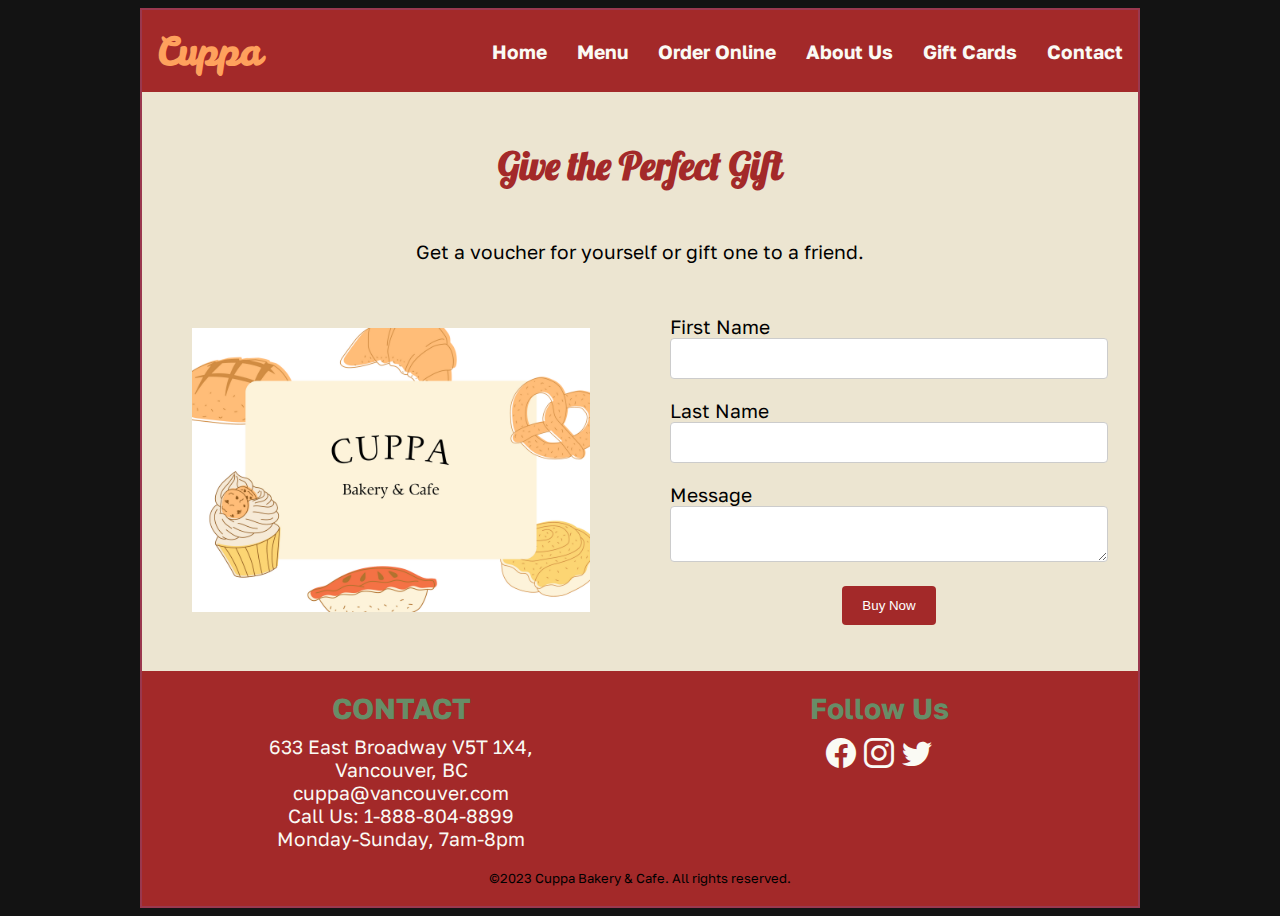
<file: tram-projects/Coffeeshop-Landingpage/html/giftcardspage.html>
<!DOCTYPE html>
<html lang="en">
<!--
    author: Tram Le - A01269866
	date:   April 02, 2023
    Final Project
    -->

<head>
    <title>Gift Cards Page - Final Project - COMP1850</title>
    <meta charset="UTF-8">
    <meta name="viewport" content="width=device-width, initial-scale=1.0">
    <link rel="stylesheet" href="../css/style.css">
    <link rel="stylesheet" href="https://cdnjs.cloudflare.com/ajax/libs/font-awesome/6.3.0/css/all.min.css">
    <link rel="stylesheet" href="https://cdn.jsdelivr.net/npm/bootstrap-icons@1.8.1/font/bootstrap-icons.css">
    <link href="https://fonts.googleapis.com/css2?family=Golos+Text&family=Leckerli+One&family=Lobster&display=swap"
        rel="stylesheet">
    <script src="../javascript/menu.js" defer="defer"></script>
</head>

<body>
    <div id="wrapper">
        <header>
            <div id="top-bar">
                <h2 class="store-logo"><a href="index.html">Cuppa</a></h2>
                <button class="hamburger-btn">
                    <i class="fa fa-bars"></i>
                </button>
            </div>

            <nav class="navigation-nav">
                <ul class="navigation-ul">
                    <li><a class="nav_a" href="index.html">Home</a></li>
                    <li><a class="nav_a" href="menupage.html">Menu</a></li>
                    <li><a class="nav_a" href="orderonlinepage.html">Order Online</a></li>
                    <li><a class="nav_a" href="aboutuspage.html">About Us</a></li>
                    <li><a class="nav_a" href="giftcardspage.html">Gift Cards</a></li>
                    <li><a class="nav_a" href="contactpage.html">Contact</a></li>
                </ul>
            </nav>
        </header>

        <main>
            <h1>Give the Perfect Gift</h1>
            <div class="gift-card">
                <p>Get a voucher for yourself or gift one to a friend.</p>
                <div class="gift-div">
                    <img src="../images/giftcard.png" alt="giftcard">

                    <div class="form-div form-gift-card">
                        <form action="URL" method="get" class="basic_form">

                            <div class="input-label-group">
                                <label for="fname">First Name</label>
                                <input type="text" id="fname" name="firstname">
                            </div>

                            <div class="input-label-group">
                                <label for="lname">Last Name</label>
                                <input type="text" id="lname" name="lastname">
                            </div>

                            <div class="input-label-group">
                                <label for="message">Message</label>
                                <textarea id="message" name="message"></textarea>
                            </div>

                            <input type="submit" value="Buy Now">
                        </form>
                    </div>
                </div>
            </div>
        </main>

        <footer>
            <div class="infor-container">
                <div class="footer_infor customer-support">
                    <h2>CONTACT</h2>
                    <ul class="footer_ul">
                        <li>633 East Broadway V5T 1X4, <br>
                            Vancouver, BC</li>
                        <li>cuppa@vancouver.com</li>
                        <li>Call Us: 1-888-804-8899</li>
                        <li>Monday-Sunday, 7am-8pm</li>
                    </ul>
                </div>
                <div class="footer_infor follow-us">
                    <h2>Follow Us</h2>
                    <span class="footer-icons">
                        <i class="bi bi-facebook"></i>
                        <i class="bi bi-instagram"></i>
                        <i class="bi bi-twitter"></i>
                    </span>
                </div>
            </div>
            <p>&#169;2023 Cuppa Bakery & Cafe. All rights reserved.</p>
        </footer>
    </div>
</body>

</html>
</file>
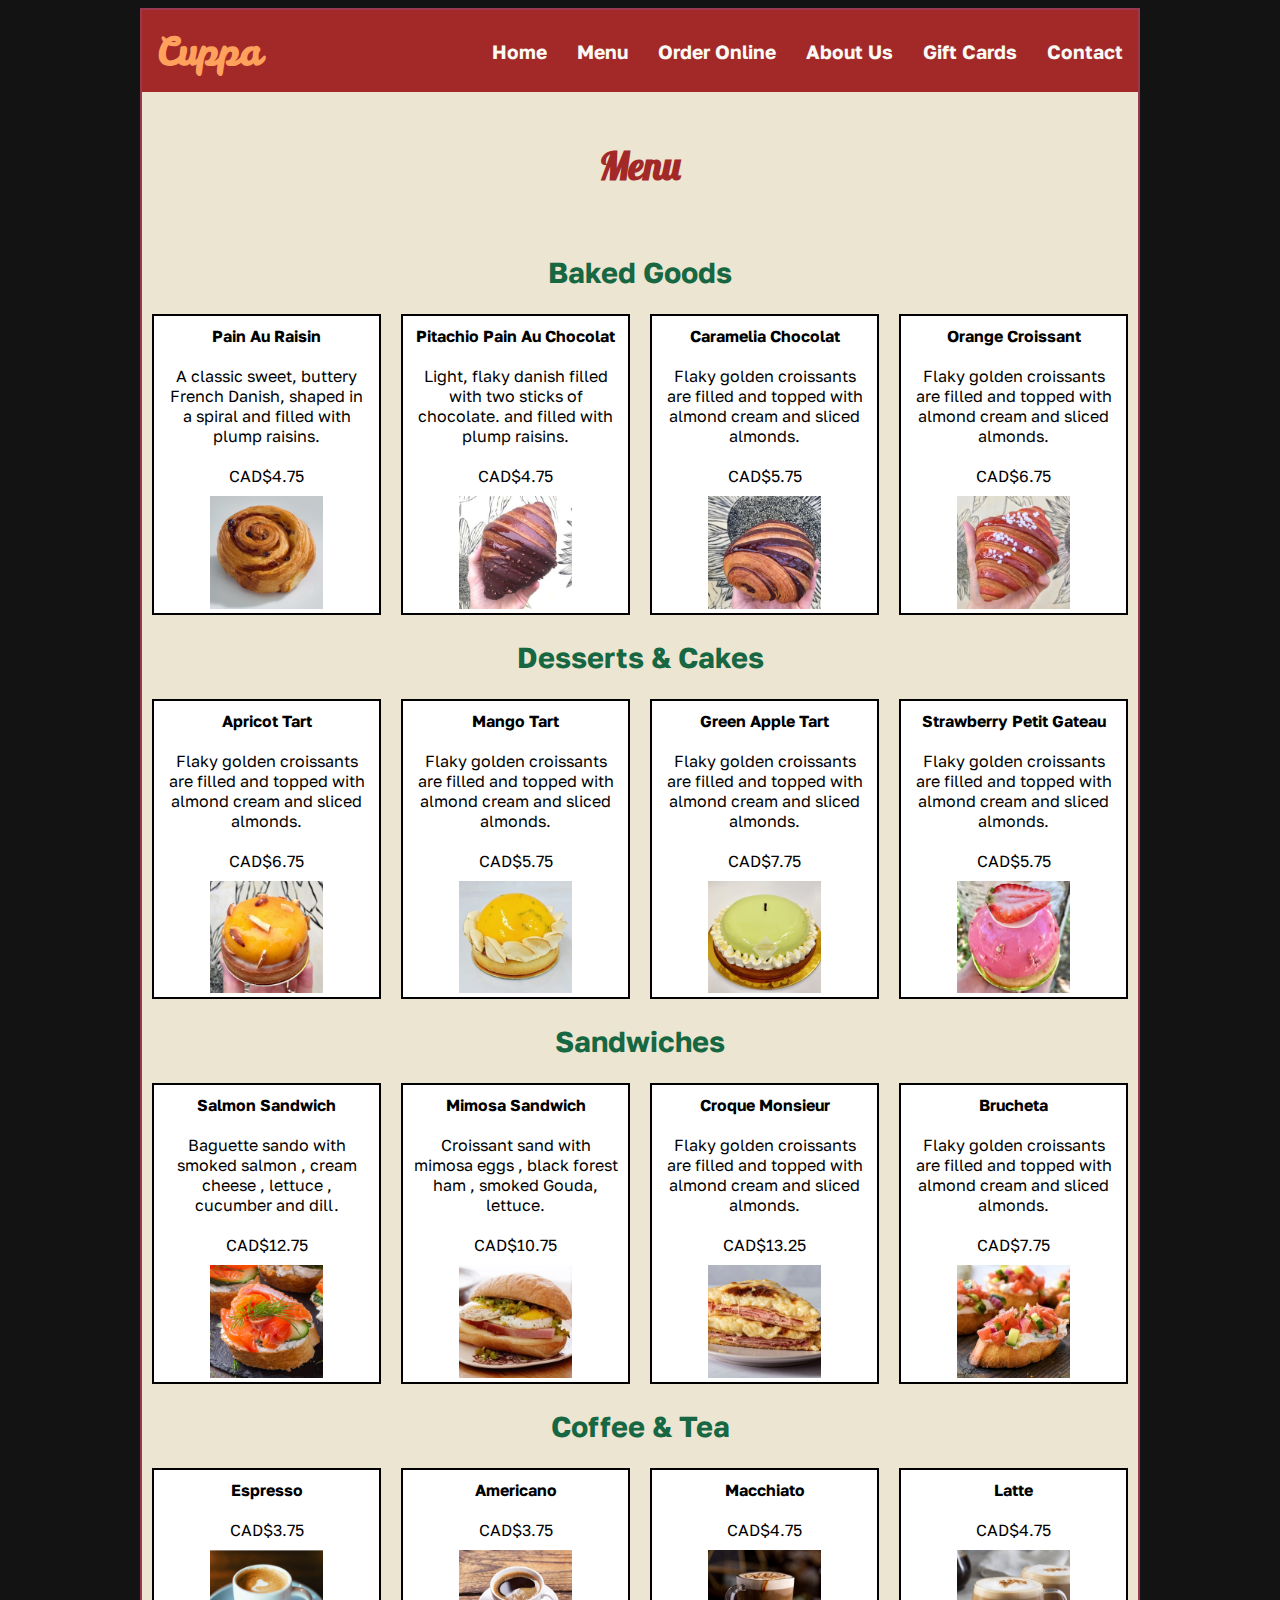
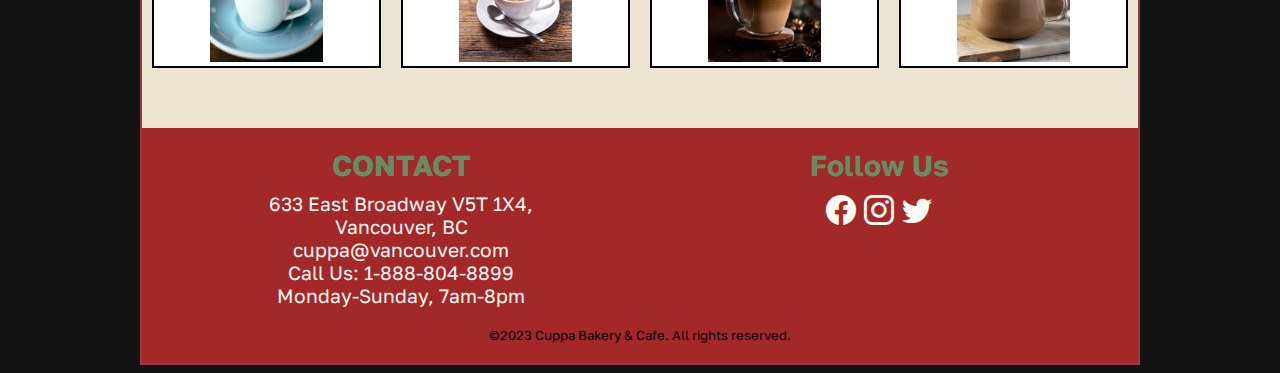
<file: tram-projects/Coffeeshop-Landingpage/html/menupage.html>
<!DOCTYPE html>
<html lang="en">
<!--
    author: Tram Le - A01269866
	date:   April 02, 2023
    Final Project
    -->

<head>
    <title>Menu Page - Final Project - COMP1850</title>
    <meta charset="UTF-8">
    <meta name="viewport" content="width=device-width, initial-scale=1.0">
    <link rel="stylesheet" href="../css/style.css">
    <link rel="stylesheet" href="https://cdnjs.cloudflare.com/ajax/libs/font-awesome/6.3.0/css/all.min.css">
    <link rel="stylesheet" href="https://cdn.jsdelivr.net/npm/bootstrap-icons@1.8.1/font/bootstrap-icons.css">
    <link href="https://fonts.googleapis.com/css2?family=Golos+Text&family=Leckerli+One&family=Lobster&display=swap"
        rel="stylesheet">
    <script src="../javascript/menu.js" defer="defer"></script>
</head>

<body>
    <div id="wrapper">
        <header>
            <div id="top-bar">
                <h2 class="store-logo"><a href="index.html">Cuppa</a></h2>
                <button class="hamburger-btn">
                    <i class="fa fa-bars"></i>
                </button>
            </div>

            <nav class="navigation-nav">
                <ul class="navigation-ul">
                    <li><a class="nav_a" href="index.html">Home</a></li>
                    <li><a class="nav_a" href="menupage.html">Menu</a></li>
                    <li><a class="nav_a" href="orderonlinepage.html">Order Online</a></li>
                    <li><a class="nav_a" href="aboutuspage.html">About Us</a></li>
                    <li><a class="nav_a" href="giftcardspage.html">Gift Cards</a></li>
                    <li><a class="nav_a" href="contactpage.html">Contact</a></li>
                </ul>
            </nav>
        </header>

        <main>
            <div class="section">
                <h1>Menu</h1>
                <div class="menu-div">
                    <section class="baked-goods">
                        <h2>Baked Goods</h2>
                        <div class="menu">
                            <div class="item">
                                <h5>Pain Au Raisin</h5>
                                <p>A classic sweet, buttery French Danish, shaped in a spiral and filled with plump
                                    raisins.
                                </p>
                                <p>CAD$4.75</p>
                                <img src="../images/pain-au-raisin.jpg" alt="pain-au-raisin">
                            </div>
                            <div class="item">
                                <h5>Pitachio Pain Au Chocolat</h5>
                                <p>Light, flaky danish filled with two sticks of chocolate. and filled with plump
                                    raisins.
                                </p>
                                <p>CAD$4.75</p>
                                <img src="../images/chocolate-hazelnut-croissant.jpg" alt="pain-au">
                            </div>
                            <div class="item">
                                <h5>Caramelia Chocolat</h5>
                                <p>Flaky golden croissants are filled and topped with almond cream and sliced almonds.
                                </p>
                                <p>CAD$5.75</p>
                                <img src="../images/choco.jpg" alt="Caramelia">
                            </div>
                            <div class="item">
                                <h5>Orange Croissant</h5>
                                <p>Flaky golden croissants are filled and topped with almond cream and sliced almonds.
                                </p>
                                <p>CAD$6.75</p>
                                <img src="../images/orange-croissant.jpg" alt="orange-croissant">
                            </div>
                        </div>
                    </section>

                    <section class="desserts-cakes">
                        <h2>Desserts & Cakes</h2>
                        <div class="menu">
                            <div class="item">
                                <h5>Apricot Tart</h5>
                                <p>Flaky golden croissants are filled and topped with almond cream and sliced almonds.
                                </p>
                                <p>CAD$6.75</p>
                                <img src="../images/apricot-tart.jpg" alt="apricot-tart">
                            </div>
                            <div class="item">
                                <h5>Mango Tart</h5>
                                <p>Flaky golden croissants are filled and topped with almond cream and sliced almonds.
                                </p>
                                <p>CAD$5.75</p>
                                <img src="../images/mango.jpg" alt="mango-tart">
                            </div>
                            <div class="item">
                                <h5>Green Apple Tart</h5>
                                <p>Flaky golden croissants are filled and topped with almond cream and sliced almonds.
                                </p>
                                <p>CAD$7.75</p>
                                <img src="../images/green-apple-tart.jpg" alt="green-apple-tart">
                            </div>
                            <div class="item">
                                <h5>Strawberry Petit Gateau</h5>
                                <p>Flaky golden croissants are filled and topped with almond cream and sliced almonds.
                                </p>
                                <p>CAD$5.75</p>
                                <img src="../images/strawberry-and-rhubarb.jpg" alt="strawberry-tart">
                            </div>
                        </div>
                    </section>

                    <section class="sandwiches">
                        <h2>Sandwiches</h2>
                        <div class="menu">
                            <div class="item">
                                <h5>Salmon Sandwich</h5>
                                <p>Baguette sando with smoked salmon , cream cheese , lettuce , cucumber and dill.</p>
                                <p>CAD$12.75</p>
                                <img src="../images/salmon.png" alt="salmon sandwich">
                            </div>
                            <div class="item">
                                <h5>Mimosa Sandwich</h5>
                                <p>Croissant sand with mimosa eggs , black forest ham , smoked Gouda, lettuce.</p>
                                <p>CAD$10.75</p>
                                <img src="../images/EGG&HAM.jpg" alt="egg ham sandwich">
                            </div>
                            <div class="item">
                                <h5>Croque Monsieur</h5>
                                <p>Flaky golden croissants are filled and topped with almond cream and sliced almonds.
                                </p>
                                <p>CAD$13.25</p>
                                <img src="../images/Croque-monsieur.jpg" alt="Croque monsieur sandwich">
                            </div>
                            <div class="item">
                                <h5>Brucheta</h5>
                                <p>Flaky golden croissants are filled and topped with almond cream and sliced almonds.
                                </p>
                                <p>CAD$7.75</p>
                                <img src="../images/Brucheta.jpg" alt="Brucheta">
                            </div>
                        </div>
                    </section>
                    <section class="coffee-tea">
                        <h2>Coffee & Tea</h2>
                        <div class="menu">
                            <div class="item">
                                <h5>Espresso</h5>
                                <p>CAD$3.75</p>
                                <img src="../images/Espresso.png" alt="Espresso">
                            </div>
                            <div class="item">
                                <h5>Americano</h5>
                                <p>CAD$3.75</p>
                                <img src="../images/Americano.jpg" alt="Americano">
                            </div>
                            <div class="item">
                                <h5>Macchiato</h5>
                                <p>CAD$4.75</p>
                                <img src="../images/Macchiato.jpg" alt="Macchiato">
                            </div>
                            <div class="item">
                                <h5>Latte</h5>
                                <p>CAD$4.75</p>
                                <img src="../images/latte.jpg" alt="Latte">
                            </div>
                        </div>
                    </section>
                </div>
            </div>
        </main>
        <footer>
            <div class="infor-container">
                <div class="footer_infor customer-support">
                    <h2>CONTACT</h2>
                    <ul class="footer_ul">
                        <li>633 East Broadway V5T 1X4, <br>
                            Vancouver, BC</li>
                        <li>cuppa@vancouver.com</li>
                        <li>Call Us: 1-888-804-8899</li>
                        <li>Monday-Sunday, 7am-8pm</li>
                    </ul>
                </div>
                <div class="footer_infor follow-us">
                    <h2>Follow Us</h2>
                    <span class="footer-icons">
                        <i class="bi bi-facebook"></i>
                        <i class="bi bi-instagram"></i>
                        <i class="bi bi-twitter"></i>
                    </span>
                </div>
            </div>
            <p>&#169;2023 Cuppa Bakery & Cafe. All rights reserved.</p>
        </footer>
    </div>
</body>

</html>
</file>
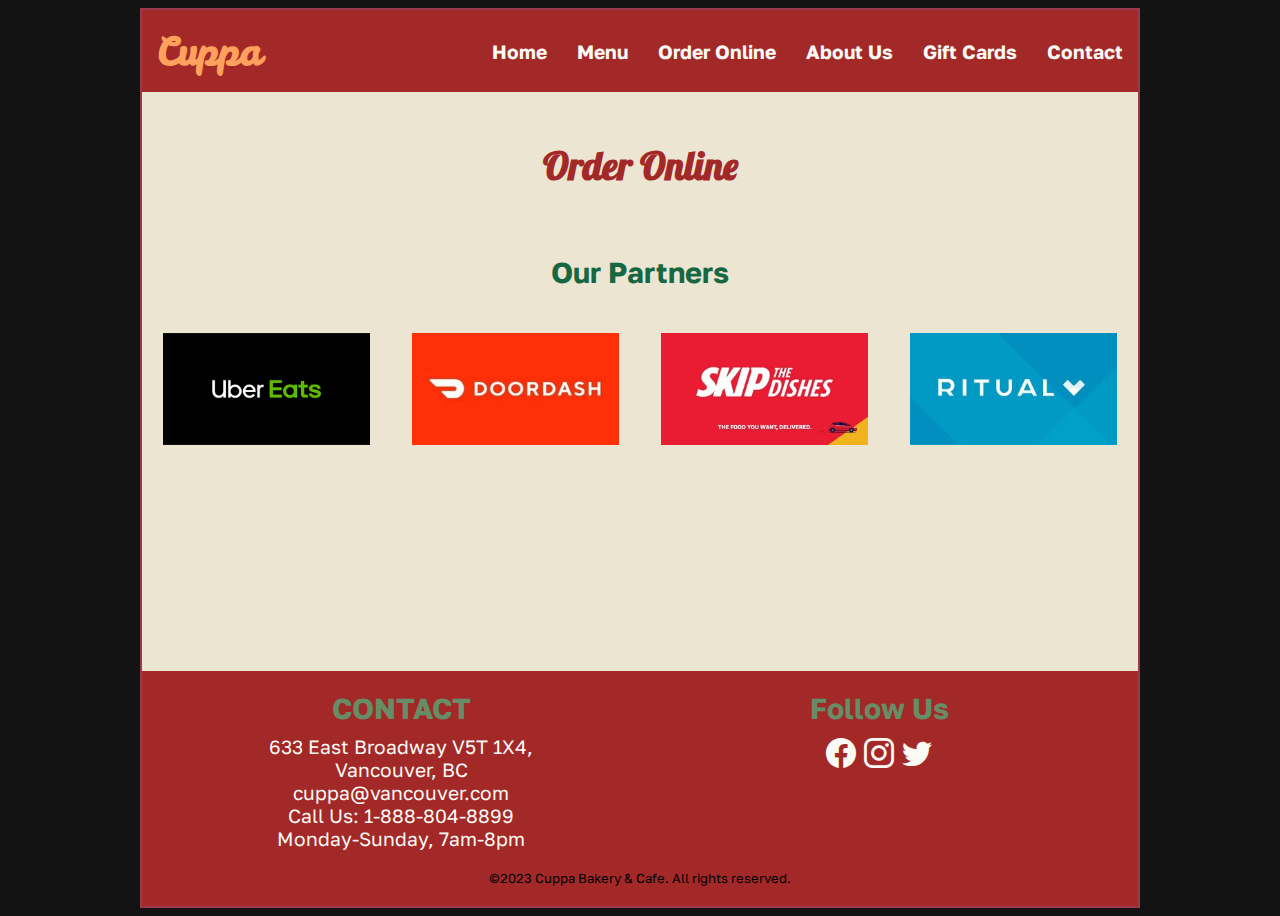
<file: tram-projects/Coffeeshop-Landingpage/html/orderonlinepage.html>
<!DOCTYPE html>
<html lang="en">
<!--
    author: Tram Le - A01269866
	date:   April 02, 2023
    Final Project
    -->

<head>
    <title>Order Page - Final Project - COMP1850</title>
    <meta charset="UTF-8">
    <meta name="viewport" content="width=device-width, initial-scale=1.0">
    <link rel="stylesheet" href="../css/style.css">
    <link rel="stylesheet" href="https://cdnjs.cloudflare.com/ajax/libs/font-awesome/6.3.0/css/all.min.css">
    <link rel="stylesheet" href="https://cdn.jsdelivr.net/npm/bootstrap-icons@1.8.1/font/bootstrap-icons.css">
    <link href="https://fonts.googleapis.com/css2?family=Golos+Text&family=Leckerli+One&family=Lobster&display=swap"
        rel="stylesheet">
    <script src="../javascript/menu.js" defer="defer"></script>
</head>

<body>
    <div id="wrapper">
        <header>
            <div id="top-bar">
                <h2 class="store-logo"><a href="index.html">Cuppa</a></h2>
                <button class="hamburger-btn">
                    <i class="fa fa-bars"></i>
                </button>
            </div>

            <nav class="navigation-nav">
                <ul class="navigation-ul">
                    <li><a class="nav_a" href="index.html">Home</a></li>
                    <li><a class="nav_a" href="menupage.html">Menu</a></li>
                    <li><a class="nav_a" href="orderonlinepage.html">Order Online</a></li>
                    <li><a class="nav_a" href="aboutuspage.html">About Us</a></li>
                    <li><a class="nav_a" href="giftcardspage.html">Gift Cards</a></li>
                    <li><a class="nav_a" href="contactpage.html">Contact</a></li>
                </ul>
            </nav>
        </header>

        <main>
            <h1>Order Online</h1>
            <h2>Our Partners</h2>
            <ul class="delivery-logos">
                <li class="delivery-company-logo"><a href="#"><img src="../images/ubereat.png" alt="ubereat"></a>
                </li>
                <li class="delivery-company-logo"><a href="#"><img src="../images/doordash.png" alt="doordash"></a>
                </li>
                <li class="delivery-company-logo"><a href="#"><img src="../images/skip_the_dishes_logo3.jpg"
                            alt="Skip The Dishes logo"></a></li>
                <li class="delivery-company-logo"><a href="#"><img src="../images/RitualLogo.jpg" alt="Ritual Logo"></a>
                </li>
            </ul>
        </main>
        <footer>
            <div class="infor-container">
                <div class="footer_infor customer-support">
                    <h2>CONTACT</h2>
                    <ul class="footer_ul">
                        <li>633 East Broadway V5T 1X4, <br>
                            Vancouver, BC</li>
                        <li>cuppa@vancouver.com</li>
                        <li>Call Us: 1-888-804-8899</li>
                        <li>Monday-Sunday, 7am-8pm</li>
                    </ul>
                </div>
                <div class="footer_infor follow-us">
                    <h2>Follow Us</h2>
                    <span class="footer-icons">
                        <i class="bi bi-facebook"></i>
                        <i class="bi bi-instagram"></i>
                        <i class="bi bi-twitter"></i>
                    </span>
                </div>
            </div>
            <p>&#169;2023 Cuppa Bakery & Cafe. All rights reserved.</p>
        </footer>
    </div>
</body>

</html>
</file>
<file: css/style.css>
* {
  margin: 0;
  padding: 0;
  box-sizing: border-box;
  font-family: -apple-system, BlinkMacSystemFont, "Segoe UI", Roboto, Oxygen,
    Ubuntu, Cantarell, "Open Sans", "Helvetica Neue", sans-serif;
}

body {
  background-image: url(../img/2.png);
  position: relative;
  overflow-x: hidden;
  color: #1a1a1a;
  line-height: 1.6;
  display: flex;
  flex-direction: column;
  align-items: center;
  min-height: 100vh;
}

.header {
  background: linear-gradient(
    to right,
    rgba(255, 255, 255, 0.95),
    rgba(255, 255, 255, 0.98)
  );
  padding: 1.5rem 3rem;
  display: flex;
  justify-content: space-between;
  align-items: center;
  box-shadow: 0 4px 15px rgba(0, 0, 0, 0.08);
  position: fixed;
  top: 0;
  left: 0;
  right: 0;
  z-index: 1000;
  backdrop-filter: blur(8px);
  -webkit-backdrop-filter: blur(8px);
  border-bottom: 1px solid rgba(176, 106, 179, 0.1);
}

.header:hover {
  box-shadow: 0 5px 20px rgba(176, 106, 179, 0.15);
}

.logo {
  display: flex;
  align-items: center;
  text-decoration: none;
  transition: transform 0.3s ease;
}

/* .logo:hover {
    transform: scale(1.05);
} */

.logo img {
  height: 300px; /* Your desired logo height */
  width: auto;
  object-fit: contain;
  position: absolute;
  left: 0;
  /* transform-origin: left center; */
}

.nav {
  display: flex;
  gap: 30px;
  align-items: center;
}

.nav-link {
  font-size: 18px;
  text-decoration: none;
  color: #555;
  font-weight: 500;
  padding: 8px 12px;
  position: relative;
  transition: color 0.3s ease;
  letter-spacing: 0.3px;
}

.nav-link:hover {
  color: #b06ab3;
}

.nav-link::after {
  content: "";
  position: absolute;
  width: 0;
  height: 2px;
  bottom: 0;
  left: 0;
  background-color: #b06ab3;
  transition: width 0.3s ease;
}

.nav-link:hover::after {
  width: 100%;
}

/* Add a scroll effect for the header */
.header.scrolled {
  padding: 1rem 3rem;
  background: rgba(255, 255, 255, 0.98);
  box-shadow: 0 4px 10px rgba(0, 0, 0, 0.1);
}

h1 {
  text-align: center;
}

.main {
  display: flex;
  flex-direction: column;
  align-items: center;
  justify-content: center;
  flex-grow: 1;
  width: 100%;
  max-width: 1200px;
  padding: 100px 20px 40px; /* Increased top padding to account for fixed header */
  text-align: center;
  margin-top: 100px;
}

.profile-img {
  width: 150px;
  height: 150px;
  border-radius: 50%;
  object-fit: cover;
  margin-bottom: 30px;
  box-shadow: 5px 5px 10px rgba(0, 0, 0, 0.3);
}

.name {
  font-size: 48px;
  font-weight: bold;
  margin-bottom: 10px;
  color: #b06ab3;
}

.title {
  font-size: 24px;
  color: #555;
  margin-bottom: 40px;
}

.buttons {
  display: flex;
  gap: 20px;
  margin-top: 20px;
}

.button {
  padding: 12px 30px;
  border-radius: 30px;
  text-decoration: none;
  font-weight: 600;
  transition: all 0.3s ease;
  display: flex;
  align-items: center;
  gap: 8px;
  width: 150px;
}

.button-primary {
  background-color: #e67709;
  color: white;
}

.button-primary:hover {
  background-color: #3367d6;

  transform: translateY(-2px);
  box-shadow: 0 6px 12px rgba(230, 119, 9, 0.2);
}

.button-secondary {
  background-color: #3bbc91;
  color: white;
}

.button-secondary:hover {
  background-color: #3367d6;
  transform: translateY(-2px);
  box-shadow: 0 6px 12px rgba(51, 103, 214, 0.2);
}

.icon {
  font-size: 20px;
}

@media (max-width: 768px) {
  .header {
    flex-direction: column;
    padding: 20px;
  }

  .nav {
    margin-top: 20px;
    gap: 15px;
  }

  .name {
    font-size: 36px;
  }

  .title {
    font-size: 20px;
  }

  .buttons {
    flex-direction: column;
  }
}

/*intro*/
.intro {
  font-size: 60px;
  font-weight: bold;
  line-height: 1.2;
}

.developer-wrapper {
  display: inline-block;
  position: relative;
}

.developer {
  color: #00d1b2;
  position: relative;
  display: inline-block;
}

.cursor {
  display: inline-block;
  width: 3px;
  height: 1em;
  background-color: #00d1b2;
  margin-left: 1px;
  animation: blink 1s infinite;
  position: relative;
  top: 4px;
}

@keyframes blink {
  0%,
  100% {
    opacity: 1;
  }
  50% {
    opacity: 0;
  }
}

.description {
  font-size: 30px;
  margin: 50px 0;
  max-width: 650px;
  line-height: 1.6;
}

/*footer*/
.footer {
  width: 100%;
  padding: 18px 30px;
  display: flex;
  justify-content: space-between;
  align-items: center;
  border-top: 1px solid #eaeaea;
  margin-top: auto;
  background-color: #ffffff;
}

.quote {
  color: #6c757d;
  font-size: 14px;
  font-style: italic;
}

.social-icons {
  display: flex;
  gap: 20px;
}

/* .social-icon {
  color: #6c757d;
  transition: color 0.3s ease, transform 0.2s ease;
  cursor: pointer;
  font-size: 20px;
} */

.social-icon {

  color: #6c757d;

  
  width: 24px;
  height: 24px;
  vertical-align: middle;
  background: rgba(255,255,255,0.7); /* Light background */

}

.social-icon:hover {
  color: #000;
  transform: translateY(-2px);
}

/* Bottom border that appears on hover */
.footer:after {
  content: "";
  position: absolute;
  bottom: 0;
  left: 0;
  width: 0;
  height: 2px;
  background: linear-gradient(to right, #3498db, #2ecc71);
  transition: width 0.5s ease;
}

.footer:hover:after {
  width: 100%;
}

@media (max-width: 768px) {
  .footer {
    flex-direction: column;
    gap: 15px;
    text-align: center;
    padding: 15px;
  }

  .quote {
    margin-bottom: 10px;
  }
}

/*----------name change color----------------*/
@keyframes colorChange {
  0% {
    color: #bc25a0;
  } /* Orange-red */
  20% {
    color: #7b0e5b;
  } /* Bright green */
  40% {
    color: #b10a69;
  } /* Blue */
  60% {
    color: #3f55c1;
  } /* Pink */
  80% {
    color: #293495;
  } /* Cyan */
  100% {
    color: #17135a;
  } /* Back to orange-red */
}

.color-changing-name {
  display: inline;
  animation: colorChange 20s infinite;
  font-weight: bold;
}

/* Optional: Add some text shadow for even more flair */
.color-changing-name {
  text-shadow: 0 0 5px rgba(0, 0, 0, 0.1);
}

/* Optional: Add a gradient background to the text */
.gradient-text {
  background: linear-gradient(
    90deg,
    #ff5733,
    #33ff57,
    #3357ff,
    #f733ff,
    #33fff7
  );
  background-size: 400% 400%;
  animation: gradientShift 8s ease infinite;
  -webkit-background-clip: text;
  -webkit-text-fill-color: transparent;
  background-clip: text;
  /* text-fill-color: transparent; */
  font-weight: bold;
}

@keyframes gradientShift {
  0% {
    background-position: 0% 50%;
  }
  50% {
    background-position: 100% 50%;
  }
  100% {
    background-position: 0% 50%;
  }
}
</file>
<file: tram-projects/Roll-Dice/css/style.css>
/*
Author: Tram Le - A01269866
Date:   Nov 26, 2023
Project
*/
html {
  box-sizing: border-box;
  background-color: #DDC3A5;
  font-family: "Golos Text", Arial, Helvetica, sans-serif;
  font-size: 1em;
}

*,
*:before,
*:after {
  box-sizing: inherit;
}

#wrapper {
  margin: auto;
  width: 100%;
  max-width: 1000px;
  background-color: #fffcf4;
  background-image: url("../images/background.jpg");
  background-size: cover;
  background-position: center center;
  border: 2px solid #a05e03;
  display: grid;
  grid-template-rows: auto 1fr auto;
  min-height: 100vh;
}

header,
footer {
  width: 100%;
  max-width: 1000px;
  margin: auto;
  padding: 0 50px;
  background-color: #E0A96D;
  text-align: center;
}

main {
  display: flex;
  flex-direction: column;
  align-items: center;
}

h1 {
  font-family: "Leckerli One", "Courier New", Courier, sans-serif;
  color: rgb(83, 42, 6);
  font-size: 2rem;
  padding: 15px;
  margin: 0;
  text-align: center;
}

h2 {
  font-size: 30px;
  font-family: 'Kdam Thmor Pro', sans-serif;
  background-image: radial-gradient(circle, #553c9a, #ee4b2b);
  color: transparent;
  background-clip: text;
  -webkit-background-clip: text;
  text-align: center;
}

/*Game name*/
#title {
  font-family: "Grenze Gotisch", serif, Arial, Helvetica, sans-serif;
  background-image: radial-gradient(circle, #e415ad, #2b96ee);
  font-size: 50px;
}

h3 {
  color: rgb(146, 12, 156);
  font-size: 1.3rem;
  font-family: "Golos", "Courier New", Courier, sans-serif;
  margin-bottom: 0;
}

p {
  margin: 0;
  padding: 6px 0;
  font-family: "Lobster", Arial, Helvetica, sans-serif;
  color: rgb(30, 40, 82);
}

/*---Footer---*/
footer {
  color: #fafaf4;
  padding: 20px 100px;
}

/*---Image---*/
.user-dice,
.comp-dice {
  max-width: 80px;
}
.dice-icon {
  color: white;
}

#display-text img {
  max-width: 150px;
}

/*---Section---*/
.section {
  width: 250px;
  height: 300px;
  padding: 20px;
  background-color: #5fc5a0;
  border: 4px solid #a05e03;
  margin: 10px;
  border-radius: 5px;
  text-align: center;
  justify-content: space-around;
}

#popup {
  position: fixed; /* Change to fixed for viewport positioning */
  top: 50%; /* Place at vertical center */
  left: 50%; /* Place at horizontal center */
  transform: translate(-50%, -50%); /* Center the box */
  z-index: 1; /* Ensure it's on top of other elements */
  background-color: #fff2d5;
  border: 2px solid #a05e03;
  padding: 20px;
  text-align: center;
  width: 300px;
  height: 360px;
  max-width: 90%;
  border: 4px solid #a05e03;
}

.hidden {
  display: none;
}

/*---Button---*/
#btn-group {
  display: flex;
  flex-direction: column;
  margin: 20px;
}

#closeButton {
  position: absolute;
  padding: 5px;
  cursor: pointer;
  border-radius: 4px;
  top: 10px;
  right: 10px;
  font-size: 20px;
  line-height: 1;
  border: 2px solid #a05e03;
  background-color: #f28f8a;
  color: #211818;
}

#closeButton:hover,
#btn1:hover,
#btn2:hover {
  background: #003078;
}

button {
  color: rgb(255, 255, 255);
  font-family: 'Gill Sans', 'Gill Sans MT', Calibri, 'Trebuchet MS', sans-serif;
  padding: 15px 32px;
  text-align: center;
  font-size: 20px;
  border-radius: 8px;
  margin-bottom: 20px;
  border: 2px solid #f6f7f6;
}

#btn1 {
  background-color: #04AA6D;
}

#btn2 {
  background-color: #34559b;
}

.roll-animation {
  transition: transform 0.5s ease-in-out;
}

/*----------------Media Query------------------------*/
@media (min-width: 700px) {
  .box {
    display: grid;
    grid-template-columns: repeat(2, 250px);
    gap: 20px;
    justify-content: center;
    justify-items: center;
  }
}
</file>
<file: tram-projects/Coffeeshop-Landingpage/css/style.css>
@charset "utf-8";

html {
    box-sizing: border-box;
    background-color: #131313;
    font-family: 'Golos Text', Arial, Helvetica, sans-serif;
    font-size: 1.2em;
}

*,
*:before,
*:after {
    box-sizing: inherit;
}

#wrapper {
    margin: auto;
    width: 100%;
    max-width: 1000px;
    background-color: #ece5d1;
    border: 2px solid #9a384f;
    display: grid;
    grid-template-rows: auto 1fr auto;
    min-height: 100vh;
}

header {
    width: 100%;
    background-color: #A32929;
    max-width: 1000px;
    margin: auto;
}

header,
footer {
    background-color: #A32929;
    text-align: center;
}


h1 {
    font-family: 'Lobster', sans-serif, Helvetica;
    font-size: 2rem;
    color: #A32929;
    text-align: center;
    margin: 50px 0;
}

h2 {
    color: #166742;
    padding: 15px;
    margin: 0;
    text-align: center;
}

.store-logo a {
    font-family: 'Leckerli One', 'Courier New', Courier, sans-serif;
    color: rgb(254, 161, 93);
    font-size: 2rem;
}

h5 {
    padding: 10px;
    margin: 0;
}

p {
    padding: 0;
    margin: 0;
}

/*---Footer---*/
footer {
    color: #fafaf4;
    padding: 20px;
}

footer h2 {
    color: rgb(103, 141, 103);
    padding: 0;
    margin-bottom: 10px
}

footer p {
    padding: 0;
    margin: 0;
    font-size: small;
    color: rgb(0, 0, 0);
}

.footer_ul {
    margin: 0;
}

.footer_infor {
    padding-bottom: 20px;
}

.footer-icons {
    font-size: 30px;
}

/*---ul/li---*/
li {
    list-style: none;
}

ul {
    padding-left: 0;
}

/*---Link---*/
a {
    color: #A32929;
    font-weight: bold;
    text-decoration: none;
}

.nav_a {
    color: #fafaf4;
}

a:hover,
a:focus,
a:active {
    color: #ad7568;
    font-weight: bold;
    text-decoration: none;
    background-color: #dccbb3;
    border-radius: 5px;
}

/*---Navigation---*/
.navigation-nav {
    display: none;
}

.navigation-ul {
    margin: 0;
    padding: 0;
}

.nav_a {
    text-decoration: none;
    display: block;
    text-align: center;
    font-size: 1em;
    color: #fafaf4;
    border-bottom: 1px solid white;
    font-weight: bold;
    padding: 10px;
}


/*---Image---*/

img {
    max-width: 100%;
}

.popular-product img {
    max-width: 80%;
}

.menu-div img {
    max-width: 50%;
}

.delivery-logos img {
    max-width: 90%;
}

.our-product-div img {
    max-width: 150px;
    border-radius: 50%;
}

.gift-card img {
    max-width: 70%;
    display: block;
    margin: auto;
}

.lorem-image {
    max-width: 100%;
    float: right;
}

/*---Section---*/
.section {
    padding-bottom: 50px;
    text-align: center;
}

.popular-product {
    background-color: #f2e4ce;
}

.section p {
    padding: 0 20px;
    text-align: center;
    margin-bottom: 0;
}

.see-menu-p {
    margin: 10px;
    color: #9a384f;
}

/*---Blockquote---*/

blockquote {
    color: #9b7b05;
}

/*---Most Popular---*/

.popular-product {
    text-align: center;
    border: 3px dotted rgb(91, 105, 40);
    margin: 20px;
    padding-top: 20px;
    background-color: #f0ad79;
    border-radius: 20px;
}

.popular-product p {
    margin: 5px;
}

/*----------------Form------------------------*/
.form-div {
    padding: 30px;
    display: block;
}


.input-label-group label {
    padding-bottom: 5px;
    font-size: 1rem;
}

input[type=text],
select,
textarea {
    width: 100%;
    padding: 12px;
    border: 1px solid #ccc;
    border-radius: 4px;
    margin-bottom: 20px;
}

input[type=submit] {
    background-color: #A32929;
    color: white;
    padding: 12px 20px;
    border: none;
    border-radius: 4px;
    cursor: pointer;
    margin: 5px;
}

.form-div input[type=submit] {
    display: block;
    margin: 0 auto;
}

input[type=submit]:hover {
    background-color: #ad6834;
}

/*----------------Home Page----------------------*/
.hamburger-btn {
    display: block;
    background-color: transparent;
    border: none;
    font-size: 1.3rem;
    color: white;
    text-transform: uppercase;
    cursor: pointer;
    padding-right: 12px;
}

#top-bar {
    display: flex;
    justify-content: space-around;
    align-items: center;
}

/*----------------Menu Page----------------------*/

.menu-div {
    text-align: center;
}

.item {
    border: 2px solid black;
    margin: 10px;
    background-color: white;
}

.item p {
    font-size: 16px;
}

.item p:nth-child(3),
.item p:first-of-type {
    padding: 10px;
}

/*----------------Order Online Page------------------------*/
.delivery-logos {
    text-align: center;
}

.delivery-logos li {
    padding: 10px;
}

/*----------------About Us Page------------------------*/

.all-our-product {
    margin-top: 30px;
}

.about-us h2 {
    margin-top: 50px;
}

/*----------------Giftcard Page------------------------*/

.gift-card p {
    text-align: center;
    padding-bottom: 15px;
}

/*----------------Contact Page------------------------*/

.question,
.lorem {
    border: 3px dotted rgb(91, 105, 40);
    border-radius: 10px;
    margin: 0 20px 50px 20px;
    text-align: left;
    background-color: #cbe0c9;
}

.lorem p,
.lorem li,
.lorem img,
.lorem h3 {
    text-align: left;
    padding: 0 20px;
}

.lorem-img-div {
    text-align: center;
}

ol li {
    list-style-image: url(../images/croissant1.png);
}

table,
th,
td {
    border: 1px solid rgb(140, 9, 9);
}

table {
    margin: auto;
}

th {
    background-color: #9b7b05;
    text-align: center;
}

/*----------------Media Query------------------------*/
@media (min-width: 650px) {

    .all-popular-div,
    .infor-container,
    .menu,
    .delivery-logos,
    .all-our-product,
    .gift-div {
        display: grid;
        grid-template-columns: 1fr 1fr;
        justify-items: center;
        align-items: center;
    }

    .infor-container,
    .gift-div {
        align-items: start
    }

    .form-div {
        width: 60%;
        margin: auto;
    }

    .form-gift-card {
        width: 100%;
    }

    .gift-div img {
        max-width: 80%;
        margin: 50px;
    }
}

@media (min-width: 800px) {

    .hamburger-btn {
        display: none;
    }

    .navigation-nav {
        display: block;
    }

    header {
        display: flex;
        justify-content: space-between;
        align-items: center;
    }

    .navigation-ul {
        display: flex;
    }

    .nav_a {
        padding: 5px 15px;
        border-bottom: none;
    }

    .show {
        display: block;
    }

    .intro,
    .chef,
    .view-menu,
    .our-team {
        display: grid;
        grid-template-columns: 1fr 1fr;
        align-items: center;
        justify-items: center;
    }

    .chef>.chef-infor {
        grid-column-start: 1;
        grid-row-start: 1;
    }

    .intro img,
    .chef img,
    .view-menu img,
    .our-team-div img,
    .our-team img {
        max-width: 90%;
        border-radius: 20px;
    }

    .delivery-logos {
        grid-template-columns: repeat(4, 1fr);
        grid-gap: 0;
    }
}

@media (min-width: 900px) {

    .all-popular-div,
    .menu,
    .all-our-product {
        grid-template-columns: repeat(4, 1fr);
    }

    .all-our-product {
        align-items: start;
    }
}
</file>
<file: css/contact.css>
.contact-section {
  max-width: 900px;
  margin: 40px auto;
  padding: 40px 20px;
  background-color: #f9f9fb;
  border-radius: 20px;
  box-shadow: 5px 5px 0 rgba(0, 0, 0, 0.56);

}

.contact-form {
  width: 100%;
}

.form-group {
  margin-bottom: 24px;
}

.form-group label {
  display: block;
  margin-bottom: 8px;
  font-weight: 400;
  color: #8a8a9a;
  font-size: 16px;
}

.form-group input,
.form-group textarea {
  width: 100%;
  padding: 16px 20px;
  border: none;
  border-radius: 25px;
  font-size: 16px;
  /* background-color: #dfdbe5; */
  /* background-color: #e4f2f5; */
  background-color: #e8e4d9;
  color: #444;
  font-family: inherit;
  transition: background-color 0.3s ease;
}

.form-group textarea {
  resize: vertical;
  min-height: 150px;
  border-radius: 20px;
}

.submit-btn {
  background-color: #e67709;
  color: white;
  font-weight: 500;
  padding: 14px 40px;
  border: none;
  border-radius: 25px;
  font-size: 16px;
  cursor: pointer;
  transition: background-color 0.3s ease;
  display: inline-block;
  text-align: center;
}

.submit-btn:hover {
  background-color: #3367d6;
}

/* Success Message Styling */
.form-success {
  display: none; /* Initially hidden */
  text-align: center;
  padding: 20px;
}

.form-success p {
  font-size: 18px;
  color: #1a1723;
  margin-bottom: 24px;
}

/* Two-column layout for name fields */
.name-row {
  display: flex;
  gap: 20px;
}

.name-row .form-group {
  flex: 1;
}
</file>
<file: css/about.css>
.h1-about {
  padding-top: 10px;
  padding-bottom: 80px;
  text-align: center;
}

.highlight-title {
  font-size: 64px;
  position: relative;
  display: inline-block;
  color: #000;
}

.highlight-title::after {
  content: "";
  position: absolute;
  bottom: -5px;
  left: -10px;
  right: -30px;
  height: 20px;
  background: linear-gradient(120deg, #ffeb3b 0%, #ffc107 50%, #ff9800 100%);
  z-index: -1;
  border-radius: 30px;
  transform: rotate(-2deg);
}

.about {
  text-align: justify;
}

/* Grid layout for boxes */
.section-grid {
  display: grid;
  grid-template-columns: repeat(2, 1fr);
  gap: 30px;
  font-size: 1.1rem;
  max-width: 1400px;
  margin: 0 auto;
}

/* Specific layout for different boxes */
.box:nth-child(1) {
  grid-column: 1 / -1; /* Journey - full width */
}

.box:nth-child(2),
.box:nth-child(3) {
  grid-column: span 1; /* Recent and Past Experiences - 2 columns */
}

.box:nth-child(4) {
  grid-column: 1 / -1; /* Education - full width */
}

.box:nth-child(5) {
  grid-column: 1 / -1; /* Hobbies - full width */
}

/* Common box styles - Each box gets a different color accent */
.box {
  background-color: white;
  box-shadow: 0 8px 0 rgba(0, 0, 0, 0.15);
  position: relative;
  border-radius: 20px;
  overflow: hidden;
  transition: all 0.3s ease;
  border: 3px solid #000;
}

.box:nth-child(1) {
  border-color: #667eea;
}

.box:nth-child(2) {
  border-color: #f5576c;
}

.box:nth-child(3) {
  border-color: #00f2fe;
}

.box:nth-child(4) {
  border-color: #43e97b;
}

.box:nth-child(5) {
  border-color: #fa709a;
}

.box:hover {
  transform: translateY(-8px);
  box-shadow: 0 12px 0 rgba(0, 0, 0, 0.2);
}

/* Box headers with matching colors */
.box:nth-child(1) .box-header {
  background: linear-gradient(135deg, #667eea 0%, #764ba2 100%);
  color: white;
}

.box:nth-child(2) .box-header {
  background: linear-gradient(135deg, #f093fb 0%, #f5576c 100%);
  color: white;
}

.box:nth-child(3) .box-header {
  background: linear-gradient(135deg, #4facfe 0%, #00f2fe 100%);
  color: white;
}

.box:nth-child(4) .box-header {
  background: linear-gradient(135deg, #43e97b 0%, #38f9d7 100%);
  color: white;
}

.box:nth-child(5) .box-header {
  background: linear-gradient(135deg, #fa709a 0%, #fee140 100%);
  color: white;
}

.box-header {
  padding: 20px;
  font-weight: bold;
  font-size: 1.3rem;
  text-transform: uppercase;
  letter-spacing: 1px;
  display: flex;
  align-items: center;
  gap: 10px;
  text-shadow: 1px 1px 2px rgba(0, 0, 0, 0.2);
}

/* Badge styling */
.badge {
  background: #ffeb3b;
  color: #000;
  padding: 5px 14px;
  border-radius: 20px;
  font-size: 0.7rem;
  font-weight: 800;
  text-transform: uppercase;
  letter-spacing: 1px;
  box-shadow: 0 2px 8px rgba(255, 235, 59, 0.5);
  animation: wiggle 1s ease infinite;
}

@keyframes wiggle {
  0%,
  100% {
    transform: rotate(-3deg);
  }
  50% {
    transform: rotate(3deg);
  }
}

/* Box content */
.box-content {
  text-align: center;
  padding: 30px;
  line-height: 1.8;
}

.box-content p {
  margin-bottom: 1rem;
  color: #333;
}

/* Skill tags */
.skill-tag {
  display: inline-block;
  background: #f5f5f5;
  color: #333;
  padding: 10px 18px;
  border-radius: 25px;
  margin: 5px;
  font-size: 0.95rem;
  font-weight: 600;
  border: 2px solid #ddd;
  transition: all 0.3s ease;
}

.skill-tag:nth-child(1):hover {
  background: #4caf50;
  color: white;
  border-color: #4caf50;
}

.skill-tag:nth-child(2):hover {
  background: #2196f3;
  color: white;
  border-color: #2196f3;
}

.skill-tag:nth-child(3):hover {
  background: #ff9800;
  color: white;
  border-color: #ff9800;
}

.skill-tag:nth-child(4):hover {
  background: #9c27b0;
  color: white;
  border-color: #9c27b0;
}

.skill-tag:nth-child(5):hover {
  background: #e91e63;
  color: white;
  border-color: #e91e63;
}

.skill-tag:nth-child(6):hover {
  background: #00bcd4;
  color: white;
  border-color: #00bcd4;
}

.skill-tag:nth-child(7):hover {
  background: #ffc107;
  color: white;
  border-color: #ffc107;
}

.skill-tag:hover {
  transform: translateY(-3px) rotate(-5deg);
  box-shadow: 0 5px 15px rgba(0, 0, 0, 0.2);
}

/* Timeline styles */
.timeline-item {
  margin-bottom: 30px;
  padding-bottom: 20px;
  padding-left: 25px;
  border-left: 3px solid #667eea;
  position: relative;
}

.timeline-item::before {
  content: "";
  position: absolute;
  left: -6px;
  top: 5px;
  width: 10px;
  height: 10px;
  background: #667eea;
  border-radius: 50%;
}

.timeline-item:last-child {
  margin-bottom: 0;
  padding-bottom: 0;
}

.timeline-title {
  font-size: 1.2rem;
  font-weight: 700;
  color: #000;
  margin-bottom: 8px;
}

.timeline-meta {
  font-size: 0.95rem;
  color: #666;
  margin-bottom: 12px;
  font-weight: 500;
}

.timeline-description {
  font-size: 1.05rem;
  color: #333;
  line-height: 1.7;
  padding-left: 20px;
  list-style-type: none;
  margin: 0;
}

.timeline-description li {
  text-align: left;
  margin-bottom: 8px;
  position: relative;
  padding-left: 25px;
}

.timeline-description li::before {
  content: "▸";
  position: absolute;
  left: 0;
  color: #667eea;
  font-weight: bold;
  font-size: 1.2rem;
}

/* Images section */
.about-images {
  margin-top: 20px;
  display: grid;
  grid-template-columns: repeat(3, 1fr);
  gap: 15px;
}

.about-images p {
  font-weight: 600;
  margin-bottom: 15px;
  color: #333;
  grid-column: 1 / -1;
}

.profile-img {
  width: 100%;
  height: 200px;
  object-fit: cover;
  border-radius: 15px;
  transition: all 0.3s ease;
  box-shadow: 5px 5px 0 rgba(0, 0, 0, 0.1);
  border: 3px solid #000;
}

.profile-img:nth-child(2):hover {
  border-color: #4caf50;
  transform: translateY(-5px) rotate(-2deg);
}

.profile-img:nth-child(3):hover {
  border-color: #2196f3;
  transform: translateY(-5px) rotate(2deg);
}

.profile-img:nth-child(4):hover {
  border-color: #ff9800;
  transform: translateY(-5px) rotate(-2deg);
}

.profile-img:nth-child(5):hover {
  border-color: #9c27b0;
  transform: translateY(-5px) rotate(2deg);
}

.profile-img:nth-child(6):hover {
  border-color: #e91e63;
  transform: translateY(-5px) rotate(-2deg);
}

.profile-img:nth-child(7):hover {
  border-color: #00bcd4;
  transform: translateY(-5px) rotate(2deg);
}

.profile-img:hover {
  box-shadow: 8px 8px 0 rgba(0, 0, 0, 0.15);
}

/* Hobbies section specific styles */
.hobbies-intro {
  background: linear-gradient(135deg, #fff5f8 0%, #ffeef5 100%);
  padding: 1.5rem;
  border-radius: 15px;
  border-left: 5px solid #fa709a;
  margin-bottom: 2rem;
  box-shadow: 0 3px 10px rgba(250, 112, 154, 0.1);
}

.hobbies-intro p {
  margin: 0;
  font-size: 1.05rem;
  line-height: 1.8;
  color: #555;
}

.about-images {
  margin-top: 0;
}

.gallery-title {
  font-weight: 700;
  font-size: 1.15rem;
  margin-bottom: 1.5rem;
  color: #333;
  padding: 1rem;
  background: linear-gradient(135deg, #f8efcc 0%, #efb55e 100%);
  border-radius: 10px;
  border-left: 5px solid #fee140;
  grid-column: 1 / -1;
}

.about-images {
  display: grid;
  grid-template-columns: repeat(3, 1fr);
  gap: 1.5rem;
}

.image-wrapper {
  position: relative;
  overflow: hidden;
  border-radius: 15px;
  box-shadow: 0 5px 15px rgba(0, 0, 0, 0.1);
  transition: all 0.4s ease;
  border: 3px solid transparent;
}

.image-wrapper:hover {
  transform: translateY(-8px) scale(1.02);
  box-shadow: 0 15px 30px rgba(250, 112, 154, 0.4);
  border-color: #fa709a;
}

.image-wrapper:hover .profile-img {
  transform: scale(1.15);
  filter: brightness(1.1);
}

.image-wrapper:hover .image-caption {
  opacity: 1;
  transform: translateY(0);
}

.profile-img {
  width: 100%;
  height: 250px;
  object-fit: cover;
  transition: all 0.4s ease;
  display: block;
}

.image-caption {
  position: absolute;
  bottom: 0;
  left: 0;
  right: 0;
  background: linear-gradient(
    to top,
    rgba(0, 0, 0, 0.85) 0%,
    rgba(0, 0, 0, 0.6) 60%,
    transparent 100%
  );
  color: white;
  padding: 1.5rem 1rem 1rem;
  font-size: 0.95rem;
  font-weight: 600;
  text-align: center;
  opacity: 0;
  transform: translateY(20px);
  transition: all 0.4s ease;
}

/* Add different hover colors for each image */
.image-wrapper:nth-child(2):hover {
  border-color: #667eea;
}

.image-wrapper:nth-child(3):hover {
  border-color: #f5576c;
}

.image-wrapper:nth-child(4):hover {
  border-color: #00f2fe;
}

.image-wrapper:nth-child(5):hover {
  border-color: #43e97b;
}

.image-wrapper:nth-child(6):hover {
  border-color: #fee140;
}

.image-wrapper:nth-child(7):hover {
  border-color: #fa709a;
}

.lightbox {
  position: fixed;
  inset: 0;
  background: rgba(0, 0, 0, 0.8);
  display: flex;
  align-items: center;
  justify-content: center;
  opacity: 0;
  pointer-events: none;
  transition: opacity 0.3s ease;
  z-index: 9999;
}

.lightbox.active {
  opacity: 1;
  pointer-events: auto;
}

.lightbox-content {
  position: relative;
  max-width: 70%;
  max-height: 70%;
}

.lightbox img {
  max-width: 100%;
  max-height: 100%;
  border-radius: 12px;
}

.lightbox-close {
  position: absolute;
  top: -40px;
  right: 0;
  font-size: 32px;
  color: white;
  cursor: pointer;
}

.lightbox-caption {
  margin-top: 12px;
  text-align: center;
  color: #fff;
  font-size: 14px;
}

/* Responsive adjustments */
@media (max-width: 768px) {
  .section-grid {
    grid-template-columns: 1fr;
    gap: 20px;
  }

  .box:nth-child(1),
  .box:nth-child(2),
  .box:nth-child(3),
  .box:nth-child(4),
  .box:nth-child(5) {
    grid-column: span 1;
  }

  .highlight-title {
    font-size: 48px;
  }

  .box-content {
    padding: 20px;
  }

  .about-images {
    grid-template-columns: repeat(2, 1fr);
  }
  .profile-img {
    height: 200px;
  }

  .hobbies-intro {
    padding: 1rem;
  }
}
</file>
<file: css/porfolio.css>
/* Base styles and CSS reset */
:root {
  --color-background: #ffffff;
  --color-text: #1a1a1a;
  --color-text-muted: #666666;
  --color-accent: #0066cc;
  --shadow-card: 0 2px 4px rgba(0, 0, 0, 0.1);
  --radius-card: 12px;
  --spacing-base: 1rem;
}

/* Grid layout */
.app-grid {
  display: grid;
  grid-template-columns: repeat(2, 1fr); /* Forces 2 columns */
  gap: 2rem;
}

.title-container {
  margin-bottom: 30px;
}

.portfolio-title {
padding-bottom: 50px;
}

/* App cards */
.app-card-link{
  text-decoration: none;
}
.app-card {
  height: 100%; /* Ensure cards in same row have equal height */
  background: var(--color-background);
  border-radius: var(--radius-card);
  padding: 1.5rem;
  display: flex;
  align-items: flex-start;
  gap: 1rem;
  /* box-shadow: var(--shadow-card); */
  transition: transform 0.2s ease, box-shadow 0.2s ease;
  box-shadow: 5px 5px 0 rgba(0, 0, 0, 0.56);

}

.app-card:hover {
  transform: translateY(-4px);
  box-shadow: 0 4px 8px rgba(0, 0, 0, 0.15);
}

/* App icons */
.app-icon {
  width: 80px;
  height: 80px;
  border-radius: 16px;
  object-fit: cover;
}

/* App information */
.app-info {
  flex: 1;
}

.app-title {
  font-size: 1.25rem;
  font-weight: 600;
  margin-bottom: 0.5rem;
  color: var(--color-text);
  text-align: start;
}

.app-description {
  font-size: 0.95rem;
  color: var(--color-text-muted);
  margin-bottom: 0.75rem;
  text-align: start;
}

/* Badges */
.app-badges {
  display: flex;
  gap: 0.5rem;
  flex-wrap: wrap;
}

.badge {
  font-size: 0.75rem;
  padding: 0.25rem 0.75rem;
  border-radius: 1rem;
  font-weight: 500;
}

.badge-new {
  background-color: #fef3c7;
  color: #92400e;
}

.badge-free {
  background-color: #dcfce7;
  color: #166534;
}

.badge-paid {
  background-color: #dbeafe;
  color: #1e40af;
}

.badge-macos {
  background-color: #f3f4f6;
  color: #374151;
}

/* Accessibility */
.visually-hidden {
  position: absolute;
  width: 1px;
  height: 1px;
  padding: 0;
  margin: -1px;
  overflow: hidden;
  clip: rect(0, 0, 0, 0);
  white-space: nowrap;
  border: 0;
}

/* Responsive adjustments */
/* @media (max-width: 768px) {
    .portfolio-main {
      padding: 2rem var(--spacing-base);
    } */

@media (max-width: 768px) {
  .app-grid {
    grid-template-columns: 1fr; /* Single column on mobile */
  }

  .portfolio-main h1 {
    font-size: 2rem;
    margin-bottom: 2rem;
  }

  .app-grid {
    grid-template-columns: 1fr;
    gap: 1.5rem;
  }
}

@media (min-width: 769px) and (max-width: 1024px) {
  .app-grid {
    grid-template-columns: repeat(2, 1fr);
  }
}
</file>
